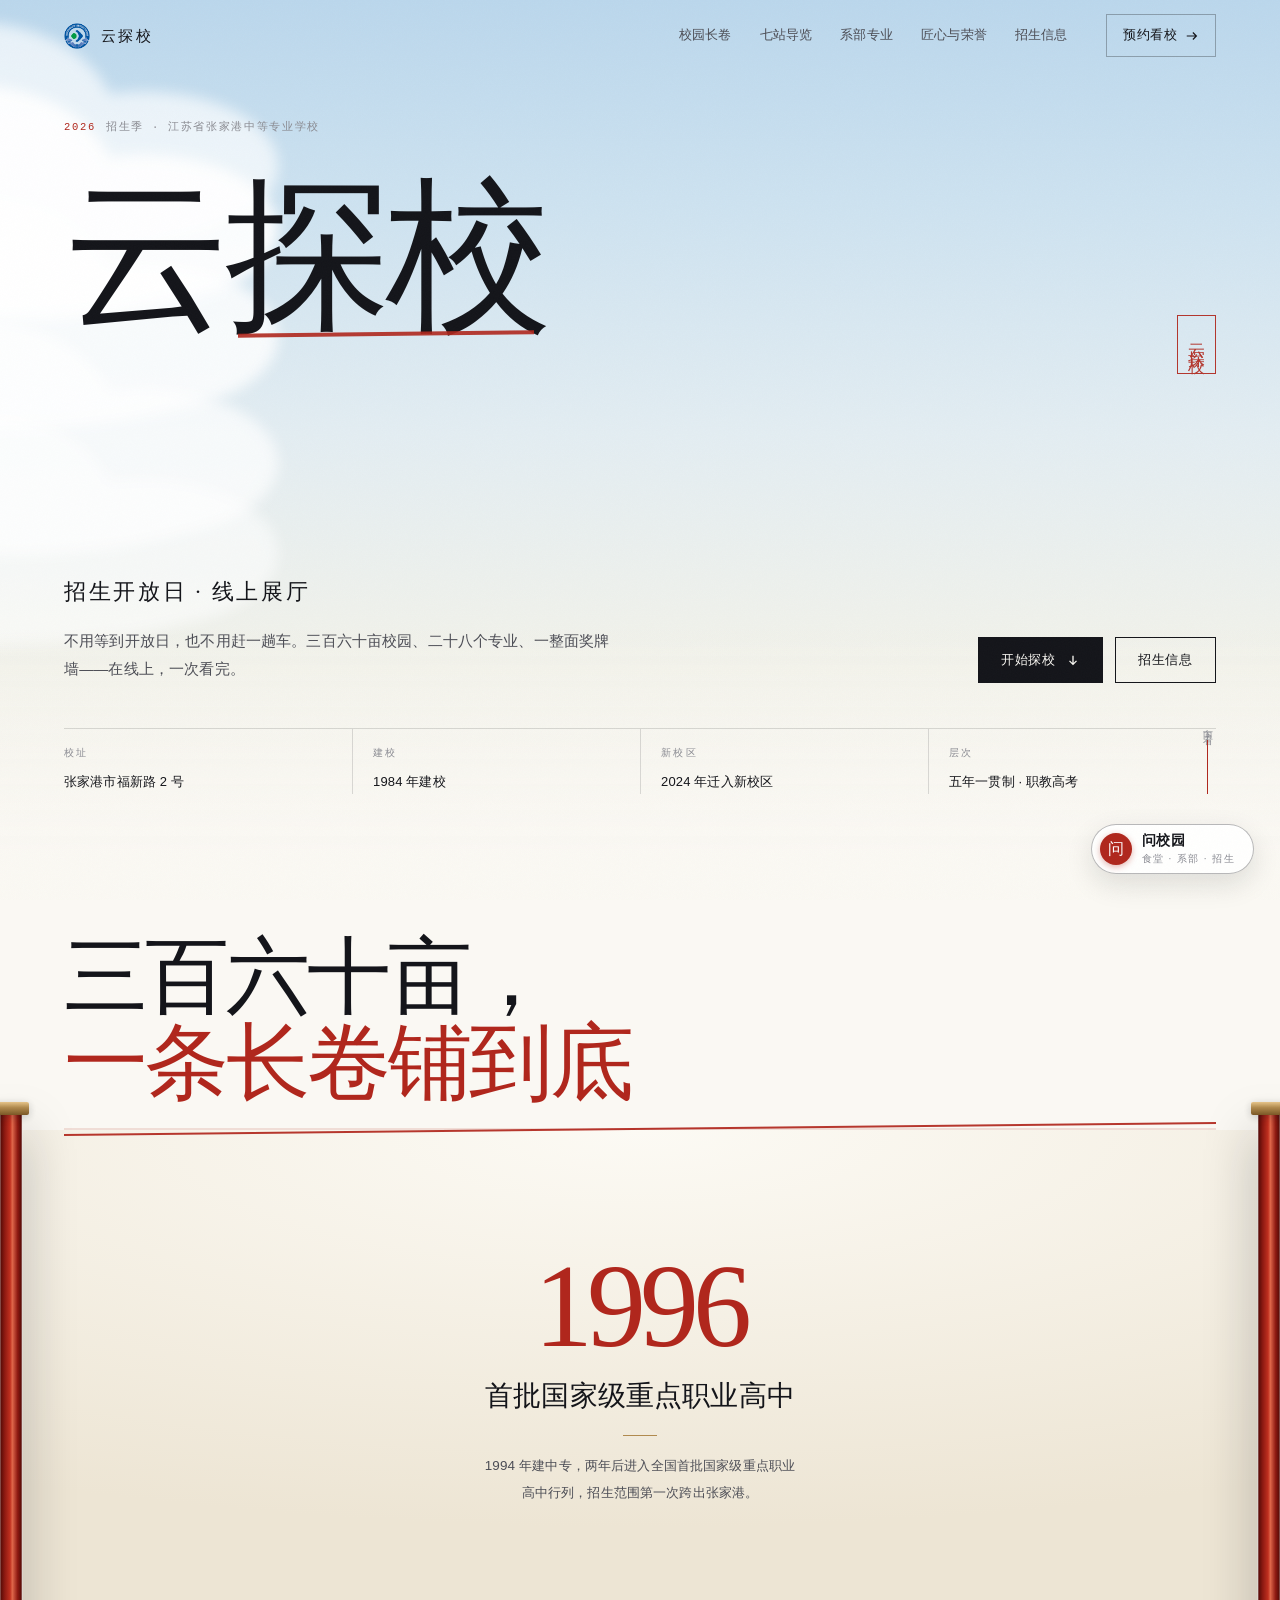
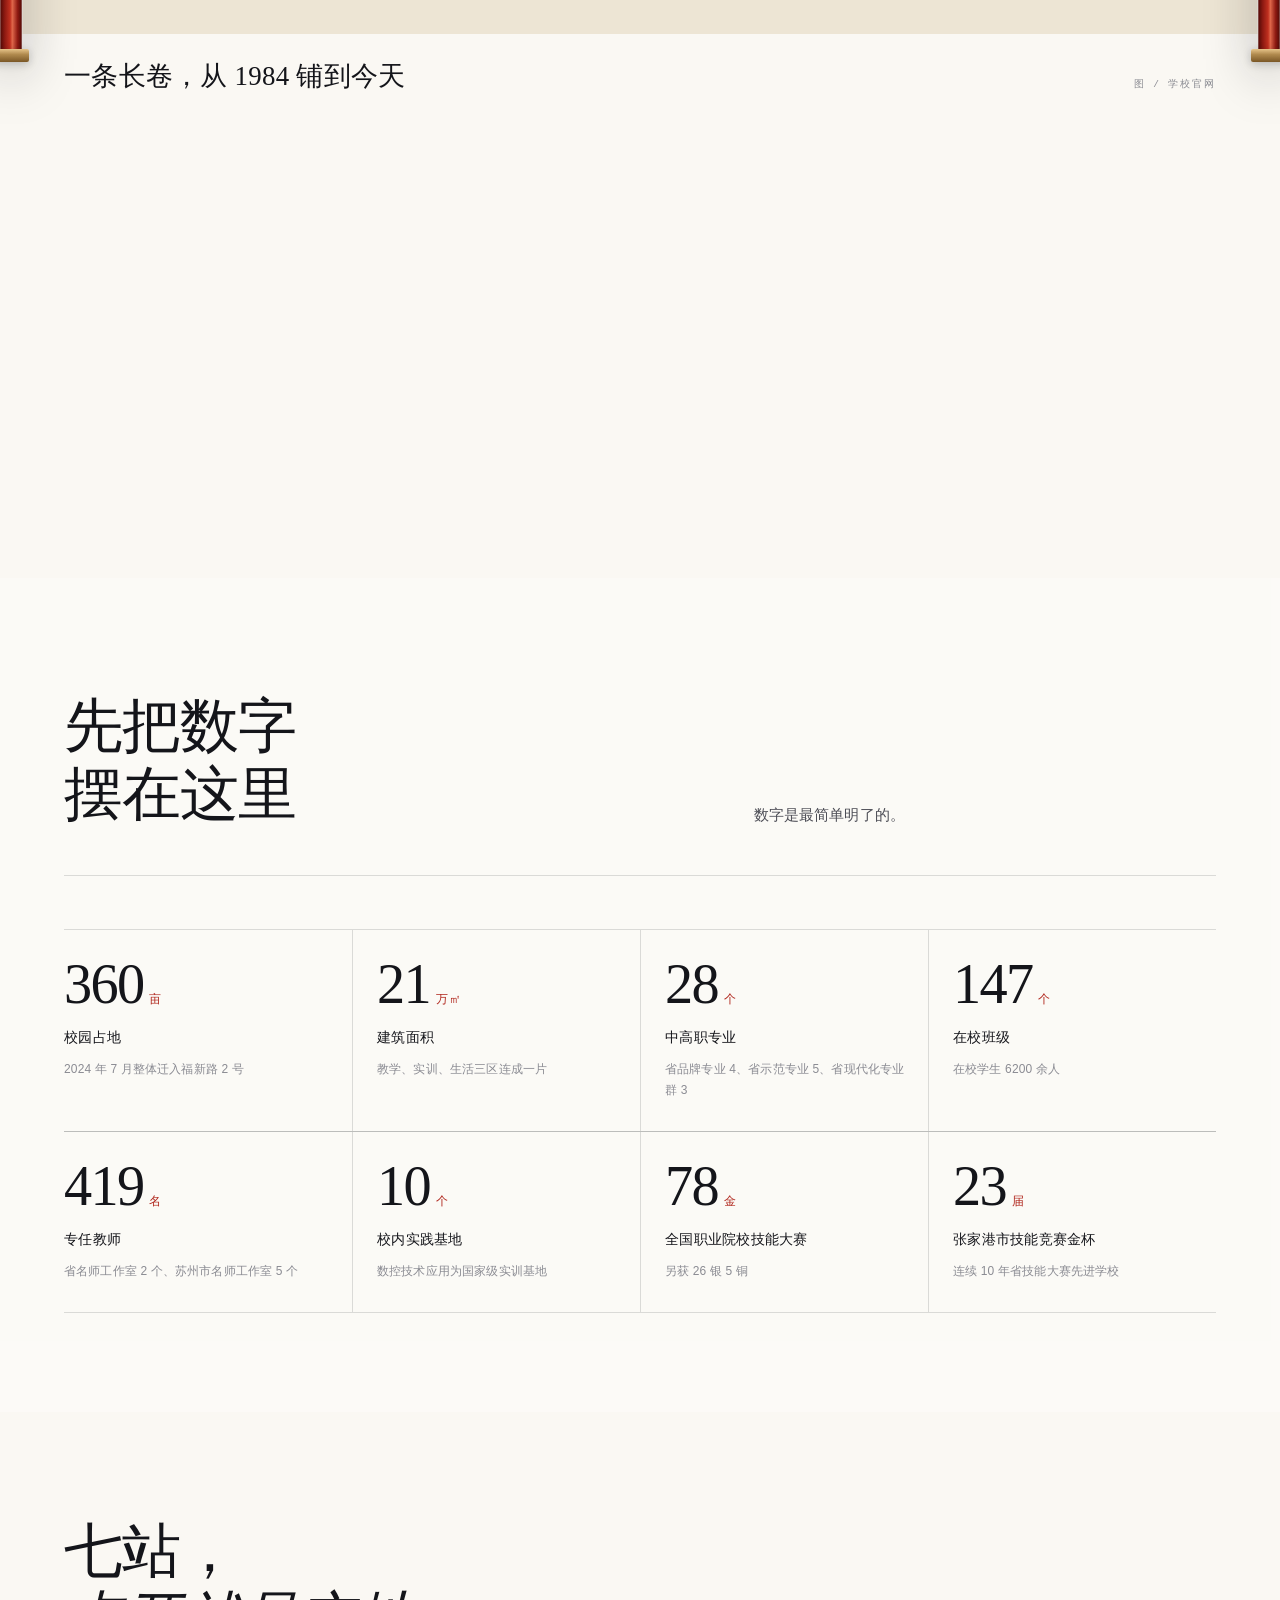
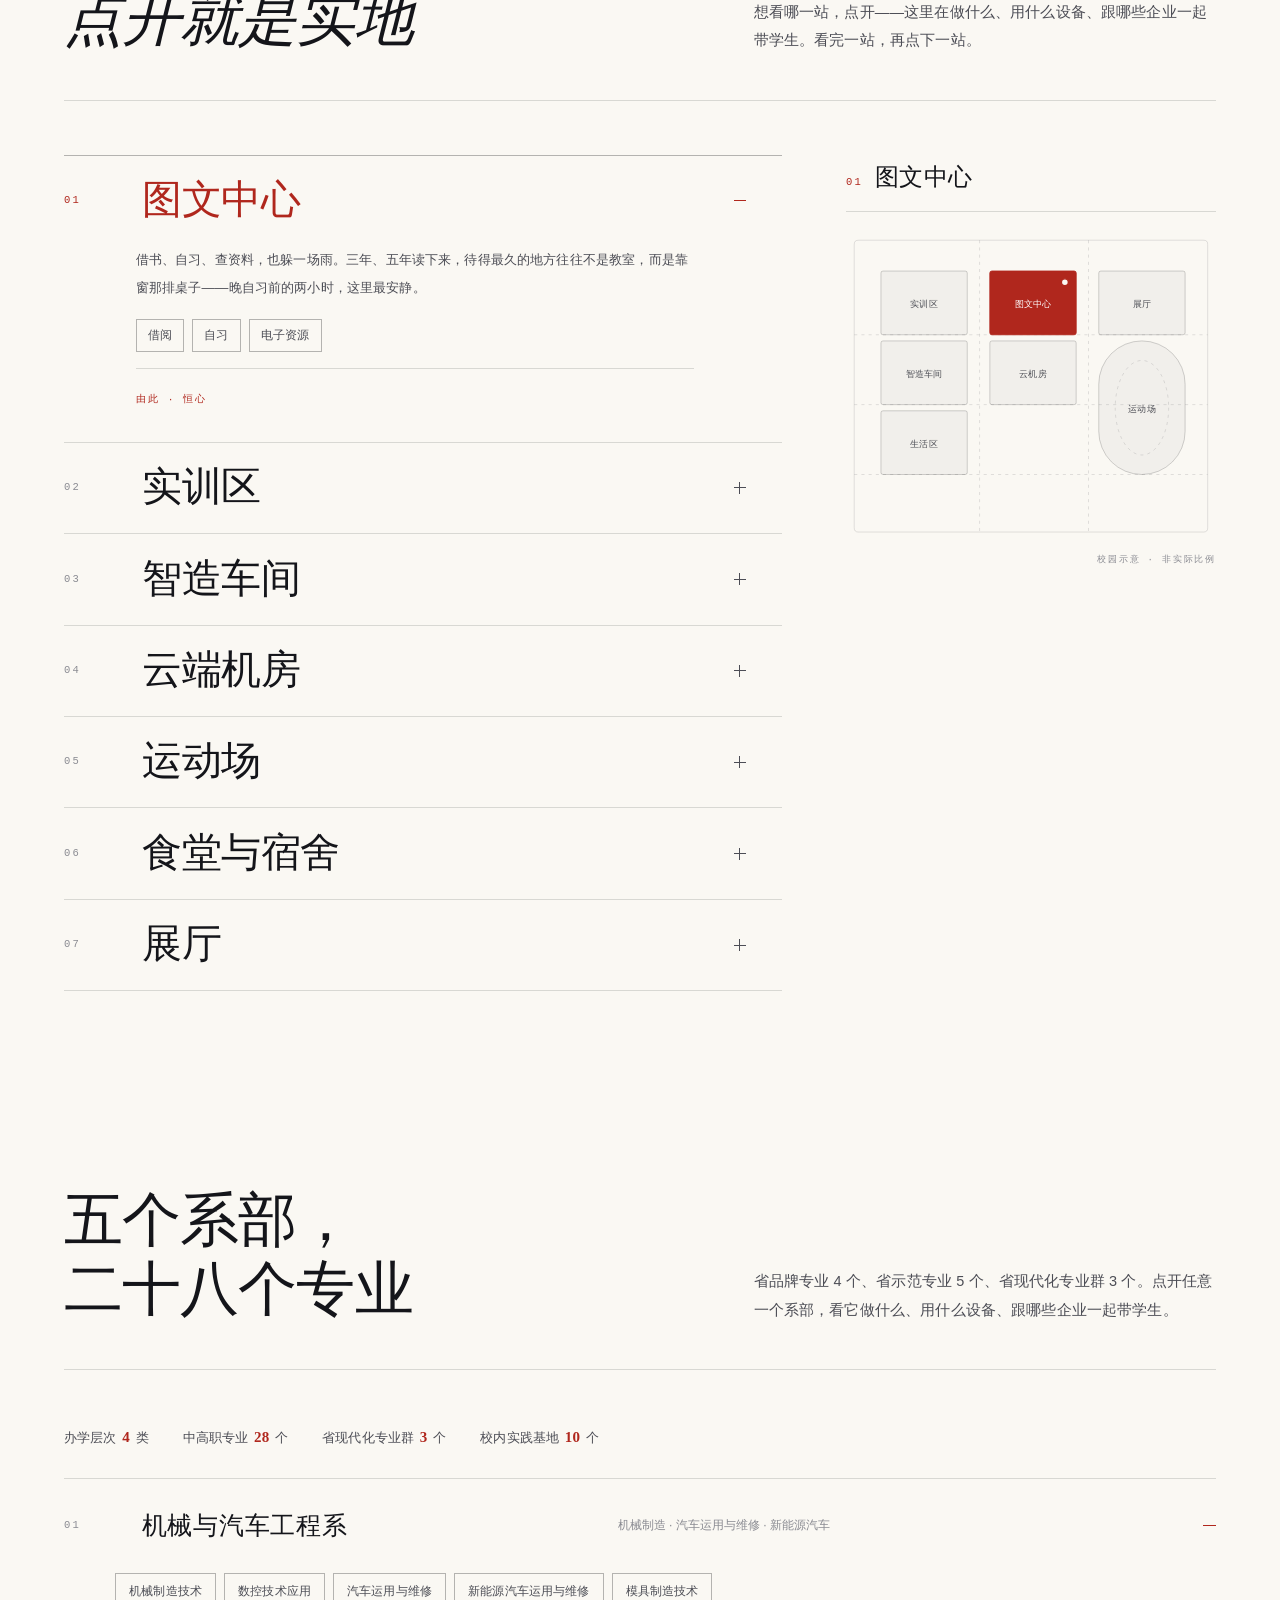
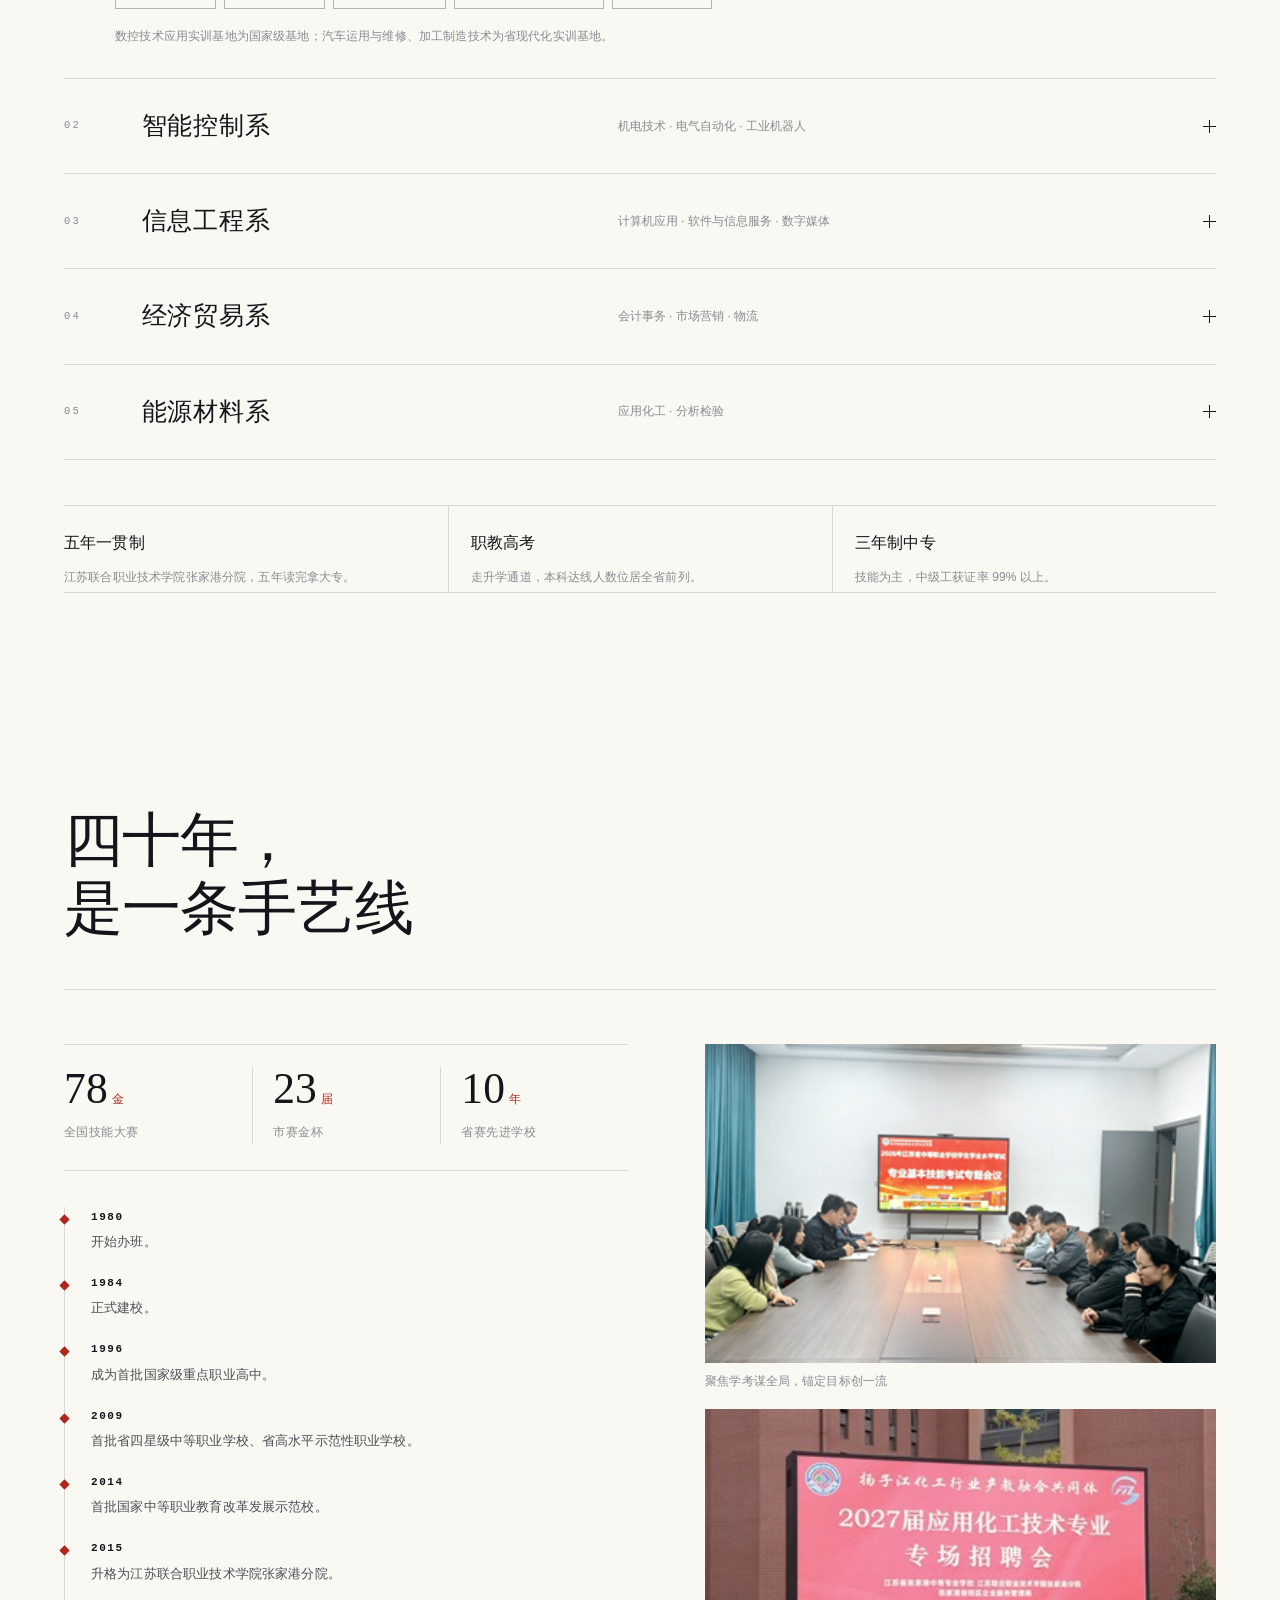
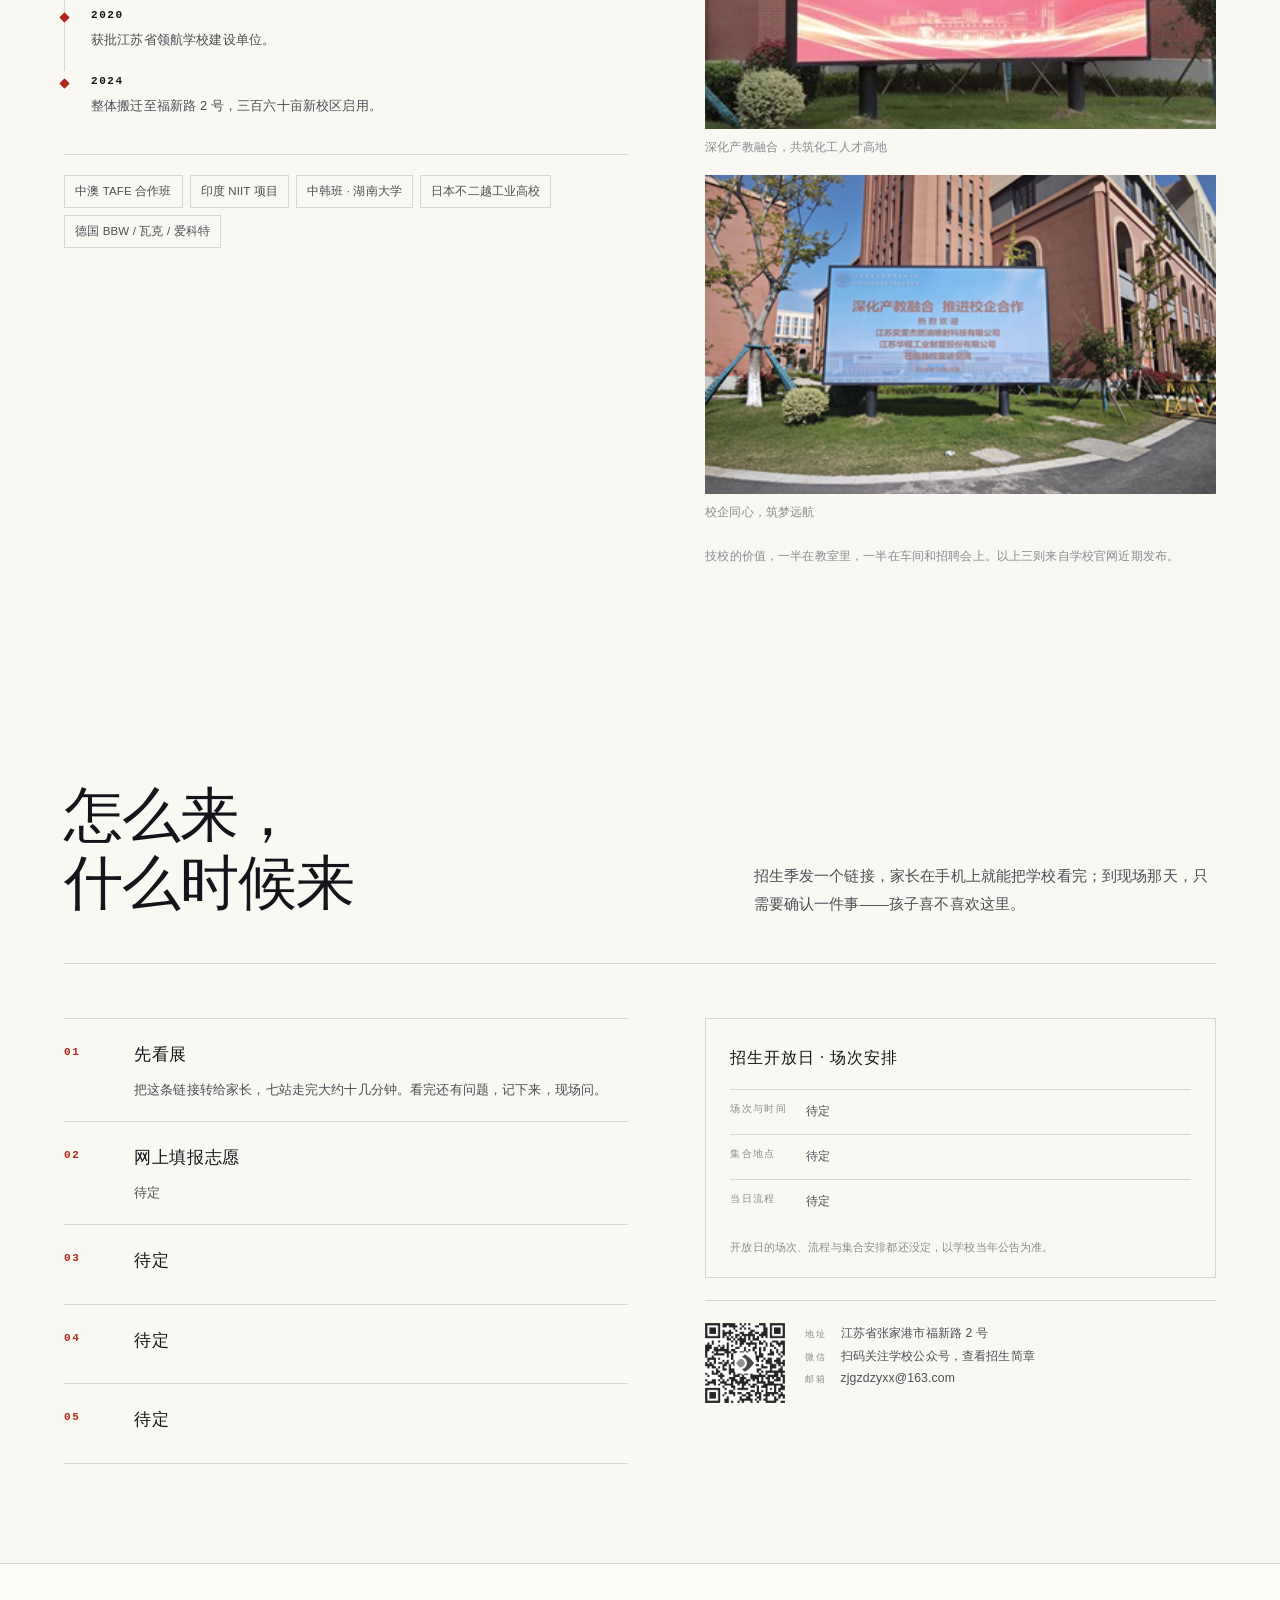
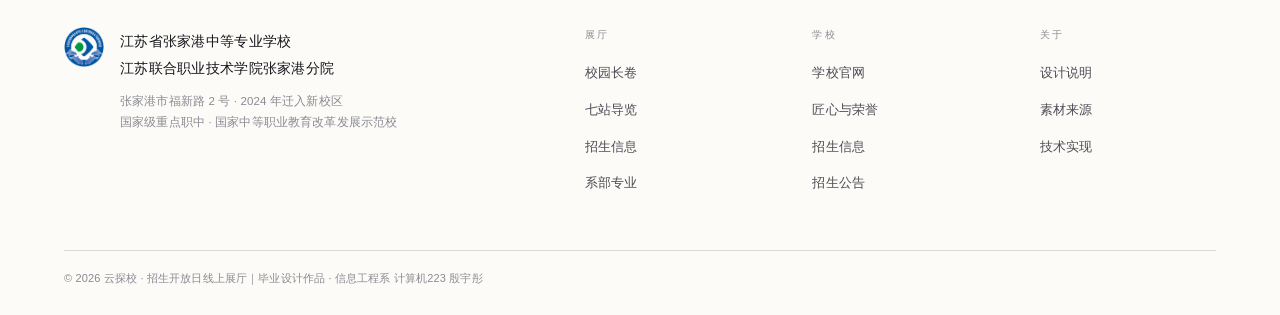
<file: index.html>
<!DOCTYPE html>
<html lang="zh-CN">
<head>
<meta charset="UTF-8">
<meta name="viewport" content="width=device-width, initial-scale=1, viewport-fit=cover">
<title>云探校 · 招生开放日线上展厅｜江苏省张家港中等专业学校</title>
<meta name="description" content="不用等到开放日，也不用赶一趟车。三百六十亩校园、二十八个专业、一整面奖牌墙，在线上一次看完。">
<meta name="theme-color" content="#FAF8F3">
<link rel="icon" href="assets/img/emblem.png">
<link rel="stylesheet" href="assets/css/style.css">
</head>
<body>

<div class="sky" aria-hidden="true">
  <span class="sky__c sky__c--1"></span>
  <span class="sky__c sky__c--2"></span>
  <span class="sky__c sky__c--3"></span>
  <span class="sky__c sky__c--4"></span>
  <span class="sky__c sky__c--5"></span>
</div>

<header class="nav" id="nav">
  <div class="nav__inner">
    <a class="brand" href="#top" aria-label="回到首屏">
      <img src="assets/img/emblem.png" alt="校徽">
      <span class="brand__txt">
        <span class="brand__cn">云探校</span>
      </span>
    </a>
    <nav class="nav__links" aria-label="页面导航">
      <a href="#pan">校园长卷</a>
      <a href="#stops">七站导览</a>
      <a href="#majors">系部专业</a>
      <a href="#craft">匠心与荣誉</a>
      <a href="#admit">招生信息</a>
    </nav>
    <a class="nav__cta" href="#admit">
      预约看校
      <svg viewBox="0 0 16 16" fill="none" stroke="currentColor" stroke-width="1.4"><path d="M2 8h11M9 4l4 4-4 4"/></svg>
    </a>
    <button class="nav__burger" id="burger" aria-label="打开菜单" aria-expanded="false">
      <svg width="24" height="24" viewBox="0 0 24 24" fill="none" stroke="currentColor" stroke-width="1.4"><path d="M3 7h18M3 12h18M3 17h18"/></svg>
    </button>
  </div>
</header>

<div class="drawer" id="drawer">
  <div class="drawer__hd">
    <span>目录</span>
    <button id="drawerClose" aria-label="关闭菜单">
      <svg width="22" height="22" viewBox="0 0 24 24" fill="none" stroke="currentColor" stroke-width="1.4"><path d="M5 5l14 14M19 5L5 19"/></svg>
    </button>
  </div>
  <nav class="drawer__nav">
    <a href="#pan">校园长卷</a>
    <a href="#stops">七站导览</a>
    <a href="#majors">系部专业</a>
    <a href="#craft">匠心与荣誉</a>
    <a href="#admit">招生信息</a>
    <a href="设计说明.html">设计说明</a>
  </nav>
  <p class="drawer__ft">江苏省张家港中等专业学校<br>江苏联合职业技术学院张家港分院</p>
</div>

<main id="top">

<section class="hero" id="hero">
  <div class="hero__bg" id="heroBg"></div>
  <div class="hero__veil"></div>
  <div class="hero__grid"></div>
  <div class="hero__seal" aria-hidden="true"><span>云探校</span></div>

  <div class="wrap hero__inner">
    <p class="hero__tag"><b>2026</b> 招生季 · 江苏省张家港中等专业学校</p>

    <h1 class="hero__title">
      云<span>探校</span>
    </h1>

    <div class="hero__row">
      <div>
        <p class="hero__sub">招生开放日 · 线上展厅</p>
        <p class="hero__lead">不用等到开放日，也不用赶一趟车。三百六十亩校园、二十八个专业、一整面奖牌墙——在线上，一次看完。</p>
      </div>
      <div class="hero__acts">
        <a class="btn btn--solid" href="#stops">
          开始探校
          <svg viewBox="0 0 16 16" fill="none" stroke="currentColor" stroke-width="1.5"><path d="M8 3v10M4 9l4 4 4-4"/></svg>
        </a>
        <a class="btn btn--ghost" href="#admit">招生信息</a>
      </div>
    </div>
  </div>

  <div class="wrap">
    <dl class="hero__meta">
      <div><dt>校址</dt><dd>张家港市福新路 2 号</dd></div>
      <div><dt>建校</dt><dd>1984 年建校</dd></div>
      <div><dt>新校区</dt><dd>2024 年迁入新校区</dd></div>
      <div><dt>层次</dt><dd>五年一贯制 · 职教高考</dd></div>
    </dl>
  </div>

  <div class="hero__scroll">向下看<i></i></div>
</section>

<section class="unroll" id="pan">
  <div class="unroll__sticky">

    <div class="unroll__head">
      <h2>三百六十亩，<br><em>一条长卷铺到底</em></h2>
    </div>

    <div class="unroll__stage">
      <div class="unroll__band" id="unrollBand">
        <span class="roller roller--l" aria-hidden="true"></span>
        <div class="unroll__frame">

          

          <div class="unroll__card is-on" data-cap="1980 年办班，1984 年建校">
            <div class="unroll__cin">
              <span class="unroll__yr">1984</span>
              <h3 class="unroll__ev">从职教中心校起步</h3>
              <p class="unroll__tx">1980 年开始办班，1984 年正式建校，校名为江苏省张家港职业教育中心校。那时候的校舍还是借的。</p>
            </div>
          </div>

          <div class="unroll__card" data-cap="1988 年，国标省重点">
            <div class="unroll__cin">
              <span class="unroll__yr">1988</span>
              <h3 class="unroll__ev">创国标省重点</h3>
              <p class="unroll__tx">建校第四年通过国标省重点验收。苏南乡镇的职教，从这一步开始有了自己的样子。</p>
            </div>
          </div>

          <div class="unroll__card" data-cap="1996 年，首批国家级重点职业高中">
            <div class="unroll__cin">
              <span class="unroll__yr">1996</span>
              <h3 class="unroll__ev">首批国家级重点职业高中</h3>
              <p class="unroll__tx">1994 年建中专，两年后进入全国首批国家级重点职业高中行列，招生范围第一次跨出张家港。</p>
            </div>
          </div>

          <div class="unroll__card" data-cap="2009 年，首批省四星级">
            <div class="unroll__cin">
              <span class="unroll__yr">2009</span>
              <h3 class="unroll__ev">首批省四星级、省高水平示范性</h3>
              <p class="unroll__tx">1998 年成为首批省职教中心校，2009 年再进一步。实训楼就是那几年一间间盖起来的。</p>
            </div>
          </div>

          <div class="unroll__card" data-cap="2015 年，升格为联院张家港分院">
            <div class="unroll__cin">
              <span class="unroll__yr">2015</span>
              <h3 class="unroll__ev">升格江苏联合职业技术学院张家港分院</h3>
              <p class="unroll__tx">2014 年成为首批国家中职改革发展示范校，次年升格分院。五年一贯制，从这一年开始招。</p>
            </div>
          </div>

          <div class="unroll__card" data-cap="2020 年，省领航学校建设单位">
            <div class="unroll__cin">
              <span class="unroll__yr">2020</span>
              <h3 class="unroll__ev">省领航学校建设单位</h3>
              <p class="unroll__tx">2018 年成为省现代化示范性职业学校，两年后入选省领航计划。数控、机电、软件三个专业群先后立起来。</p>
            </div>
          </div>

          <div class="unroll__card" data-cap="2024 年 7 月，整体迁入福新路 2 号">
            <div class="unroll__cin">
              <span class="unroll__yr">2024</span>
              <h3 class="unroll__ev">整体迁入福新路 2 号</h3>
              <p class="unroll__tx">三百六十亩、二十一万平方米。数控、机电、软件、汽车、化工的实训基地一次配齐，十个校内基地全搬了进来。</p>
            </div>

          </div>

          <div class="unroll__img" data-cap="今天的校门，朝福新路开着"
               style="background-image:url('assets/img/campus-gate.jpg');background-position:center 58%"></div>
        </div>
        <span class="roller roller--r" aria-hidden="true"></span>
      </div>
    </div>

    <div class="unroll__foot">
      <p class="unroll__cap" id="panCap">一条长卷，从 1984 铺到今天</p>
      <p class="unroll__mark">图 / 学校官网</p>
    </div>

  </div>
</section>

<section class="sec sec--paper" id="numbers">
  <div class="wrap">
    <div class="sec__head">
      <div class="reveal">
        <h2 class="sec__h">先把数字<br>摆在这里</h2>
      </div>
      <p class="sec__lead reveal" data-d="1">数字是最简单明了的。</p>
    </div>

    <div class="stats">
      <div class="stat reveal">
        <p class="stat__n"><span data-count="360">0</span><i>亩</i></p>
        <p class="stat__t">校园占地</p>
        <p class="stat__d">2024 年 7 月整体迁入福新路 2 号</p>
      </div>
      <div class="stat reveal" data-d="1">
        <p class="stat__n"><span data-count="21">0</span><i>万㎡</i></p>
        <p class="stat__t">建筑面积</p>
        <p class="stat__d">教学、实训、生活三区连成一片</p>
      </div>
      <div class="stat reveal" data-d="2">
        <p class="stat__n"><span data-count="28">0</span><i>个</i></p>
        <p class="stat__t">中高职专业</p>
        <p class="stat__d">省品牌专业 4、省示范专业 5、省现代化专业群 3</p>
      </div>
      <div class="stat reveal" data-d="3">
        <p class="stat__n"><span data-count="147">0</span><i>个</i></p>
        <p class="stat__t">在校班级</p>
        <p class="stat__d">在校学生 6200 余人</p>
      </div>
      <div class="stat reveal">
        <p class="stat__n"><span data-count="419">0</span><i>名</i></p>
        <p class="stat__t">专任教师</p>
        <p class="stat__d">省名师工作室 2 个、苏州市名师工作室 5 个</p>
      </div>
      <div class="stat reveal" data-d="1">
        <p class="stat__n"><span data-count="10">0</span><i>个</i></p>
        <p class="stat__t">校内实践基地</p>
        <p class="stat__d">数控技术应用为国家级实训基地</p>
      </div>
      <div class="stat reveal" data-d="2">
        <p class="stat__n"><span data-count="78">0</span><i>金</i></p>
        <p class="stat__t">全国职业院校技能大赛</p>
        <p class="stat__d">另获 26 银 5 铜</p>
      </div>
      <div class="stat reveal" data-d="3">
        <p class="stat__n"><span data-count="23">0</span><i>届</i></p>
        <p class="stat__t">张家港市技能竞赛金杯</p>
        <p class="stat__d">连续 10 年省技能大赛先进学校</p>
      </div>
    </div>
  </div>
</section>

<section class="walk" id="stops">
  <div class="wrap">

    <div class="sec__head">
      <div class="reveal">
        <h2 class="sec__h">七站，<br><em>点开就是实地</em></h2>
      </div>
      <p class="sec__lead reveal" data-d="1">想看哪一站，点开——这里在做什么、用什么设备、跟哪些企业一起带学生。看完一站，再点下一站。</p>
    </div>

    <div class="walk__grid">

      <div class="walk__list" id="walkList">

        <article class="walk__it is-open" data-block="graphic" data-nm="图文中心">
          <button class="walk__hd" type="button" aria-expanded="true">
            <span class="walk__no">01</span>
            <span class="walk__nm">图文中心</span>
            <span class="walk__ic" aria-hidden="true"></span>
          </button>
          <div class="walk__bd"><div class="walk__in"><div class="walk__body">
            <p class="walk__desc">借书、自习、查资料，也躲一场雨。三年、五年读下来，待得最久的地方往往不是教室，而是靠窗那排桌子——晚自习前的两小时，这里最安静。</p>
            <ul class="walk__tags"><li>借阅</li><li>自习</li><li>电子资源</li></ul>
            <p class="walk__heart"><b>由此 · 恒心</b></p>
          </div></div></div>
        </article>

        <article class="walk__it" data-block="train" data-nm="实训区">
          <button class="walk__hd" type="button" aria-expanded="false">
            <span class="walk__no">02</span>
            <span class="walk__nm">实训区</span>
            <span class="walk__ic" aria-hidden="true"></span>
          </button>
          <div class="walk__bd"><div class="walk__in"><div class="walk__body">
            <p class="walk__desc">数控技术应用实训基地是国家级基地，机电一体化技术、软件与信息服务、加工制造技术是省现代化实训基地。设备一排排摆开，学生按工位轮转，一人一机；基地同时面向企业做职工培训和技能鉴定——港城的车间里，有不少师傅是从这里出去的。</p>
            <ul class="walk__tags"><li>国家级基地 1 个</li><li>省现代化基地 3 个</li><li>对外培训与鉴定</li></ul>
            <p class="walk__heart"><b>由此 · 红心</b></p>
          </div></div></div>
        </article>

        <article class="walk__it" data-block="smart" data-nm="智造车间">
          <button class="walk__hd" type="button" aria-expanded="false">
            <span class="walk__no">03</span>
            <span class="walk__nm">智造车间</span>
            <span class="walk__ic" aria-hidden="true"></span>
          </button>
          <div class="walk__bd"><div class="walk__in"><div class="walk__body">
            <p class="walk__desc">按教学与实训一体化标准建，产、学、研、训、赛、考一体，实训生产化——做出来的件是要过检验的。苏州市现代学徒制试点 7 项、优秀企业学院 3 个，都在这条线上落地：人在校就是学徒，师傅来自车间。</p>
            <ul class="walk__tags"><li>产教融合</li><li>现代学徒制 7 项</li><li>企业学院 3 个</li></ul>
            <p class="walk__heart"><b>由此 · 匠心</b></p>
          </div></div></div>
        </article>

        <article class="walk__it" data-block="cloud" data-nm="云端机房">
          <button class="walk__hd" type="button" aria-expanded="false">
            <span class="walk__no">04</span>
            <span class="walk__nm">云端机房</span>
            <span class="walk__ic" aria-hidden="true"></span>
          </button>
          <div class="walk__bd"><div class="walk__in"><div class="walk__body">
            <p class="walk__desc">计算机、软件与信息服务在这里上课。写代码、架服务、做界面，机房的灯常常亮到很晚。你现在看的这个“云探校”，也是照这个路子做出来的——没有视频、没有插件，一个文件发出去，手机和电脑都能走完全程。</p>
            <ul class="walk__tags"><li>信息工程系</li><li>软件与信息服务</li><li>项目制课程</li></ul>
            <p class="walk__heart"><b>由此 · 创心</b></p>
          </div></div></div>
        </article>

        <article class="walk__it" data-block="sport" data-nm="运动场">
          <button class="walk__hd" type="button" aria-expanded="false">
            <span class="walk__no">05</span>
            <span class="walk__nm">运动场</span>
            <span class="walk__ic" aria-hidden="true"></span>
          </button>
          <div class="walk__bd"><div class="walk__in"><div class="walk__body">
            <p class="walk__desc">塑胶跑道、球场、看台。体育课、晚跑、班级联赛都在这里。这所学校连续二十三届拿张家港市技能竞赛金杯，运动会也是同一个脾气——上场就得拼。</p>
            <ul class="walk__tags"><li>塑胶跑道</li><li>球场</li><li>晚跑</li></ul>
            <p class="walk__heart"><b>由此 · 恒心</b></p>
          </div></div></div>
        </article>

        <article class="walk__it" data-block="dine" data-nm="食堂与宿舍">
          <button class="walk__hd" type="button" aria-expanded="false">
            <span class="walk__no">06</span>
            <span class="walk__nm">食堂与宿舍</span>
            <span class="walk__ic" aria-hidden="true"></span>
          </button>
          <div class="walk__bd"><div class="walk__in"><div class="walk__body">
            <p class="walk__desc">食堂、超市、宿舍挤在生活区，和教学区只隔一条路——吃饭、回宿舍、再回教室，一天下来走不了几步。住校生的作息从六点半开始，熄灯后走廊里还有人在背单词。</p>
            <ul class="walk__tags"><li>生活区</li><li>住校</li><li>超市</li></ul>
            <p class="walk__heart"><b>由此 · 仁心</b></p>
          </div></div></div>
        </article>

        <article class="walk__it" data-block="hall" data-nm="展厅">
          <button class="walk__hd" type="button" aria-expanded="false">
            <span class="walk__no">07</span>
            <span class="walk__nm">展厅</span>
            <span class="walk__ic" aria-hidden="true"></span>
          </button>
          <div class="walk__bd"><div class="walk__in"><div class="walk__body">
            <p class="walk__desc">全国职业院校技能大赛累计 78 金 26 银 5 铜；连续二十三届市赛金杯；连续十年省技能大赛先进学校。展厅里除了奖牌，还有学生的作品——服装、模型、界面、视频，都是能拿出来看的东西。</p>
            <ul class="walk__tags"><li>78 金 26 银 5 铜</li><li>23 届金杯</li><li>10 年先进</li></ul>
            <p class="walk__heart"><b>由此 · 匠心</b></p>
          </div></div></div>
        </article>

      </div>

      <aside class="walk__side">
        <div class="walk__num">
          <span id="walkNo">01</span>
          <b id="walkNm">图文中心</b>
        </div>
        <div class="plan" aria-label="校园导览示意图">
          <svg viewBox="0 0 360 300" role="img">
            <rect class="plan__frame" x="8" y="8" width="344" height="284" rx="4"/>
            <path class="plan__road" d="M8 100 H352 M8 168 H352 M8 236 H352 M130 8 V292 M236 8 V292"/>

            <rect class="plan__b" data-block="train"   x="34"  y="38"  width="84" height="62" rx="2"/>
            <text class="plan__l" x="76" y="73" text-anchor="middle">实训区</text>

            <rect class="plan__b" data-block="smart"   x="34"  y="106" width="84" height="62" rx="2"/>
            <text class="plan__l" x="76" y="141" text-anchor="middle">智造车间</text>

            <rect class="plan__b" data-block="dine"    x="34"  y="174" width="84" height="62" rx="2"/>
            <text class="plan__l" x="76" y="209" text-anchor="middle">生活区</text>

            <rect class="plan__b" data-block="graphic" x="140" y="38"  width="84" height="62" rx="2"/>
            <text class="plan__l" x="182" y="73" text-anchor="middle">图文中心</text>

            <rect class="plan__b" data-block="cloud"   x="140" y="106" width="84" height="62" rx="2"/>
            <text class="plan__l" x="182" y="141" text-anchor="middle">云机房</text>

            <rect class="plan__b" data-block="hall"    x="246" y="38"  width="84" height="62" rx="2"/>
            <text class="plan__l" x="288" y="73" text-anchor="middle">展厅</text>

            <rect class="plan__b" data-block="sport"   x="246" y="106" width="84" height="130" rx="42"/>
            <ellipse class="plan__road" cx="288" cy="171" rx="26" ry="46"/>
            <text class="plan__l" x="288" y="175" text-anchor="middle">运动场</text>

            <circle class="plan__dot" id="planDot" cx="213" cy="49" r="3.4"/>
          </svg>
        </div>
        <p class="plan__hint">校园示意 · 非实际比例</p>
      </aside>

    </div>
  </div>
</section>

<section class="sec" id="majors">
  <div class="wrap">
    <div class="sec__head">
      <div class="reveal">
        <h2 class="sec__h">五个系部，<br>二十八个专业</h2>
      </div>
      <p class="sec__lead reveal" data-d="1">省品牌专业 4 个、省示范专业 5 个、省现代化专业群 3 个。点开任意一个系部，看它做什么、用什么设备、跟哪些企业一起带学生。</p>
    </div>

    <div class="majors__top reveal">
      <span>办学层次 <b>4</b> 类</span>
      <span>中高职专业 <b>28</b> 个</span>
      <span>省现代化专业群 <b>3</b> 个</span>
      <span>校内实践基地 <b>10</b> 个</span>
    </div>

    <div class="majors__list" id="depts">

      <div class="dept is-open">
        <button class="dept__hd" aria-expanded="true">
          <span class="dept__no">01</span>
          <span class="dept__nm">机械与汽车工程系</span>
          <span class="dept__sm">机械制造 · 汽车运用与维修 · 新能源汽车</span>
          <span class="dept__ic"></span>
        </button>
        <div class="dept__bd"><div class="dept__in"><div>
          <ul class="chips">
            <li>机械制造技术</li><li>数控技术应用</li><li>汽车运用与维修</li><li>新能源汽车运用与维修</li><li>模具制造技术</li>
          </ul>
          <p class="dept__note">数控技术应用实训基地为国家级基地；汽车运用与维修、加工制造技术为省现代化实训基地。</p>
        </div></div></div>
      </div>

      <div class="dept">
        <button class="dept__hd" aria-expanded="false">
          <span class="dept__no">02</span>
          <span class="dept__nm">智能控制系</span>
          <span class="dept__sm">机电技术 · 电气自动化 · 工业机器人</span>
          <span class="dept__ic"></span>
        </button>
        <div class="dept__bd"><div class="dept__in"><div>
          <ul class="chips">
            <li>机电技术应用</li><li>电气自动化技术</li><li>工业机器人技术应用</li><li>制冷与空调设备运行</li>
          </ul>
          <p class="dept__note">机电一体化技术为省现代化实训基地；自动化控制技术为苏州市公共实训基地。</p>
        </div></div></div>
      </div>

      <div class="dept">
        <button class="dept__hd" aria-expanded="false">
          <span class="dept__no">03</span>
          <span class="dept__nm">信息工程系</span>
          <span class="dept__sm">计算机应用 · 软件与信息服务 · 数字媒体</span>
          <span class="dept__ic"></span>
        </button>
        <div class="dept__bd"><div class="dept__in"><div>
          <ul class="chips">
            <li>计算机应用技术</li><li>软件与信息服务</li><li>计算机网络技术</li><li>数字媒体技术应用</li><li>云计算技术应用</li>
          </ul>
          <p class="dept__note">软件与信息服务为省现代化实训基地。这一版“云探校”，就是这个系部的学生作品方向。</p>
        </div></div></div>
      </div>

      <div class="dept">
        <button class="dept__hd" aria-expanded="false">
          <span class="dept__no">04</span>
          <span class="dept__nm">经济贸易系</span>
          <span class="dept__sm">会计事务 · 市场营销 · 物流</span>
          <span class="dept__ic"></span>
        </button>
        <div class="dept__bd"><div class="dept__in"><div>
          <ul class="chips">
            <li>会计事务</li><li>市场营销</li><li>电子商务</li><li>物流服务与管理</li><li>商务英语</li>
          </ul>
          <p class="dept__note">财贸实训基地为省级实训基地；与扬子江职教集团内 45 家骨干企业共建实习岗位。</p>
        </div></div></div>
      </div>

      <div class="dept">
        <button class="dept__hd" aria-expanded="false">
          <span class="dept__no">05</span>
          <span class="dept__nm">能源材料系</span>
          <span class="dept__sm">应用化工 · 分析检验</span>
          <span class="dept__ic"></span>
        </button>
        <div class="dept__bd"><div class="dept__in"><div>
          <ul class="chips">
            <li>应用化工技术</li><li>分析检验技术</li><li>化工装备技术</li><li>服装设计与工艺</li>
          </ul>
          <p class="dept__note">与张家港保税区化工园、德国瓦克化工学院深度合作办学，双语教学与职业培训考证同步开展。</p>
        </div></div></div>
      </div>

    </div>

    <div class="levels reveal">
      <div class="level"><b>五年一贯制</b><span>江苏联合职业技术学院张家港分院，五年读完拿大专。</span></div>
      <div class="level"><b>职教高考</b><span>走升学通道，本科达线人数位居全省前列。</span></div>
      <div class="level"><b>三年制中专</b><span>技能为主，中级工获证率 99% 以上。</span></div>
    </div>
  </div>
</section>

<section class="sec" id="craft">
  <div class="wrap">
    <div class="sec__head">
      <div class="reveal">
        <h2 class="sec__h">四十年，<br>是一条手艺线</h2>
      </div>
      
    </div>

    <div class="craft">
      <div class="reveal">
        <div class="craft__big">
          <div><b>78<i>金</i></b><span>全国技能大赛</span></div>
          <div><b>23<i>届</i></b><span>市赛金杯</span></div>
          <div><b>10<i>年</i></b><span>省赛先进学校</span></div>
        </div>

        <ul class="tl" id="timeline">
          <li><b>1980</b><p>开始办班。</p></li>
          <li><b>1984</b><p>正式建校。</p></li>
          <li><b>1996</b><p>成为首批国家级重点职业高中。</p></li>
          <li><b>2009</b><p>首批省四星级中等职业学校、省高水平示范性职业学校。</p></li>
          <li><b>2014</b><p>首批国家中等职业教育改革发展示范校。</p></li>
          <li><b>2015</b><p>升格为江苏联合职业技术学院张家港分院。</p></li>
          <li><b>2020</b><p>获批江苏省领航学校建设单位。</p></li>
          <li><b>2024</b><p>整体搬迁至福新路 2 号，三百六十亩新校区启用。</p></li>
        </ul>

        <ul class="intl">
          <li>中澳 TAFE 合作班</li><li>印度 NIIT 项目</li><li>中韩班 · 湖南大学</li><li>日本不二越工业高校</li><li>德国 BBW / 瓦克 / 爱科特</li>
        </ul>
      </div>

      <div class="reveal" data-d="1">
        <div class="news">
          <figure>
            <img src="assets/img/news-1.png" alt="省中职学业水平考试技能考试专题会议" loading="lazy">
            <figcaption>聚焦学考谋全局，锚定目标创一流</figcaption>
          </figure>
          <figure>
            <img src="assets/img/news-2.jpg" alt="应用化工技术专业专场招聘会" loading="lazy">
            <figcaption>深化产教融合，共筑化工人才高地</figcaption>
          </figure>
          <figure>
            <img src="assets/img/news-4.png" alt="五年制大专毕业生企业宣讲会" loading="lazy">
            <figcaption>校企同心，筑梦远航</figcaption>
          </figure>
        </div>
        <p class="dept__note" style="margin-top:22px">技校的价值，一半在教室里，一半在车间和招聘会上。以上三则来自学校官网近期发布。</p>
      </div>
    </div>
  </div>
</section>

<section class="sec" id="admit">
  <div class="wrap">
    <div class="sec__head">
      <div class="reveal">
        <h2 class="sec__h">怎么来，<br>什么时候来</h2>
      </div>
      <p class="sec__lead reveal" data-d="1">招生季发一个链接，家长在手机上就能把学校看完；到现场那天，只需要确认一件事——孩子喜不喜欢这里。</p>
    </div>

    <div class="admit">
      <div class="reveal">
        <ol class="flow">
          <li>
            <b>01</b>
            <div><h4>先看展</h4><p>把这条链接转给家长，七站走完大约十几分钟。看完还有问题，记下来，现场问。</p></div>
          </li>
          <li>
            <b>02</b>
            <div><h4>网上填报志愿</h4><p>待定</p></div>
          </li>
          <li>
            <b>03</b>
            <div><h4>待定</h4></div>
          </li>
          <li>
            <b>04</b>
            <div><h4>待定</h4></div>
          </li>
          <li>
            <b>05</b>
            <div><h4>待定</h4></div>
          </li>
        </ol>
      </div>

      <div class="reveal" data-d="1">
        <div class="slot">
          <h4>招生开放日 · 场次安排</h4>
          <table>
            <tr><th>场次与时间</th><td>待定</td></tr>
            <tr><th>集合地点</th><td>待定</td></tr>
            <tr><th>当日流程</th><td>待定</td></tr>
          </table>
          <p class="slot__note">开放日的场次、流程与集合安排都还没定，以学校当年公告为准。</p>
        </div>

        <div class="contact">
          <img src="assets/img/qr-wx.png" alt="学校微信公众号二维码">
          <dl>
            <dt>地址</dt>
            <dd>江苏省张家港市福新路 2 号</dd>
            <dt>微信</dt>
            <dd>扫码关注学校公众号，查看招生简章</dd>
            <dt>邮箱</dt>
            <dd>zjgzdzyxx@163.com</dd>
          </dl>
        </div>
      </div>
    </div>
  </div>
</section>

</main>

<footer class="foot">
  <div class="wrap">
    <div class="foot__top">
      <div class="foot__brand">
        <img src="assets/img/emblem.png" alt="校徽">
        <div>
          <b>江苏省张家港中等专业学校<br>江苏联合职业技术学院张家港分院</b>
          <span>张家港市福新路 2 号 · 2024 年迁入新校区<br>国家级重点职中 · 国家中等职业教育改革发展示范校</span>
        </div>
      </div>
      <div>
        <h5>展厅</h5>
        <ul>
          <li><a href="#pan">校园长卷</a></li>
          <li><a href="#stops">七站导览</a></li>
          <li><a href="#admit">招生信息</a></li>
          <li><a href="#majors">系部专业</a></li>
        </ul>
      </div>
      <div>
        <h5>学校</h5>
        <ul>
          <li><a href="https://zjgzzx.zjgedu.cn/" target="_blank" rel="noopener">学校官网</a></li>
          <li><a href="#craft">匠心与荣誉</a></li>
          <li><a href="#admit">招生信息</a></li>
          <li><a href="https://zjgzzx.zjgedu.cn/zsjy/zsxx" target="_blank" rel="noopener">招生公告</a></li>
        </ul>
      </div>
      <div>
        <h5>关于</h5>
        <ul>
          <li><a href="设计说明.html">设计说明</a></li>
          <li><a href="设计说明.html#source">素材来源</a></li>
          <li><a href="设计说明.html#tech">技术实现</a></li>
        </ul>
      </div>
    </div>
    <div class="foot__bot">
      <p>© <span data-year>2026</span> 云探校 · 招生开放日线上展厅｜毕业设计作品 · 信息工程系 计算机223 殷宇彤</p>
    </div>
  </div>
</footer>

<script src="assets/js/main.js"></script>
<div class="askbox" id="askbox" aria-hidden="true">
  <div class="askbox__veil" data-ask-close></div>
  <section class="askbox__panel" role="dialog" aria-modal="true" aria-label="校园问答">
    <header class="askbox__hd">
      <div class="askbox__ttl">
        <b>问校园</b>
        <span>关于这所学校最常被问到的几件事，先在这里问</span>
      </div>
      <div class="askbox__acts">
        <button class="askbox__x askbox__x--plain" type="button" id="askClear">清空</button>
        <button class="askbox__x" type="button" data-ask-close>退出</button>
      </div>
    </header>
    <div class="askbox__log" id="askLog"></div>
    <div class="askbox__chips" id="askChips"></div>
    <form class="askbox__form" id="askForm">
      <input id="askInput" type="text" placeholder="比如：学校有几个食堂？" autocomplete="off" maxlength="60">
      <button type="submit">发送</button>
    </form>
  </section>
</div>

<button class="ask" id="askOpen" type="button" aria-label="打开校园问答">
  <span class="ask__seal">问</span>
  <span class="ask__tx"><b>问校园</b><span>食堂 · 系部 · 招生</span></span>
</button>

<script src="assets/js/ask.js"></script>
</body>
</html>
</file>
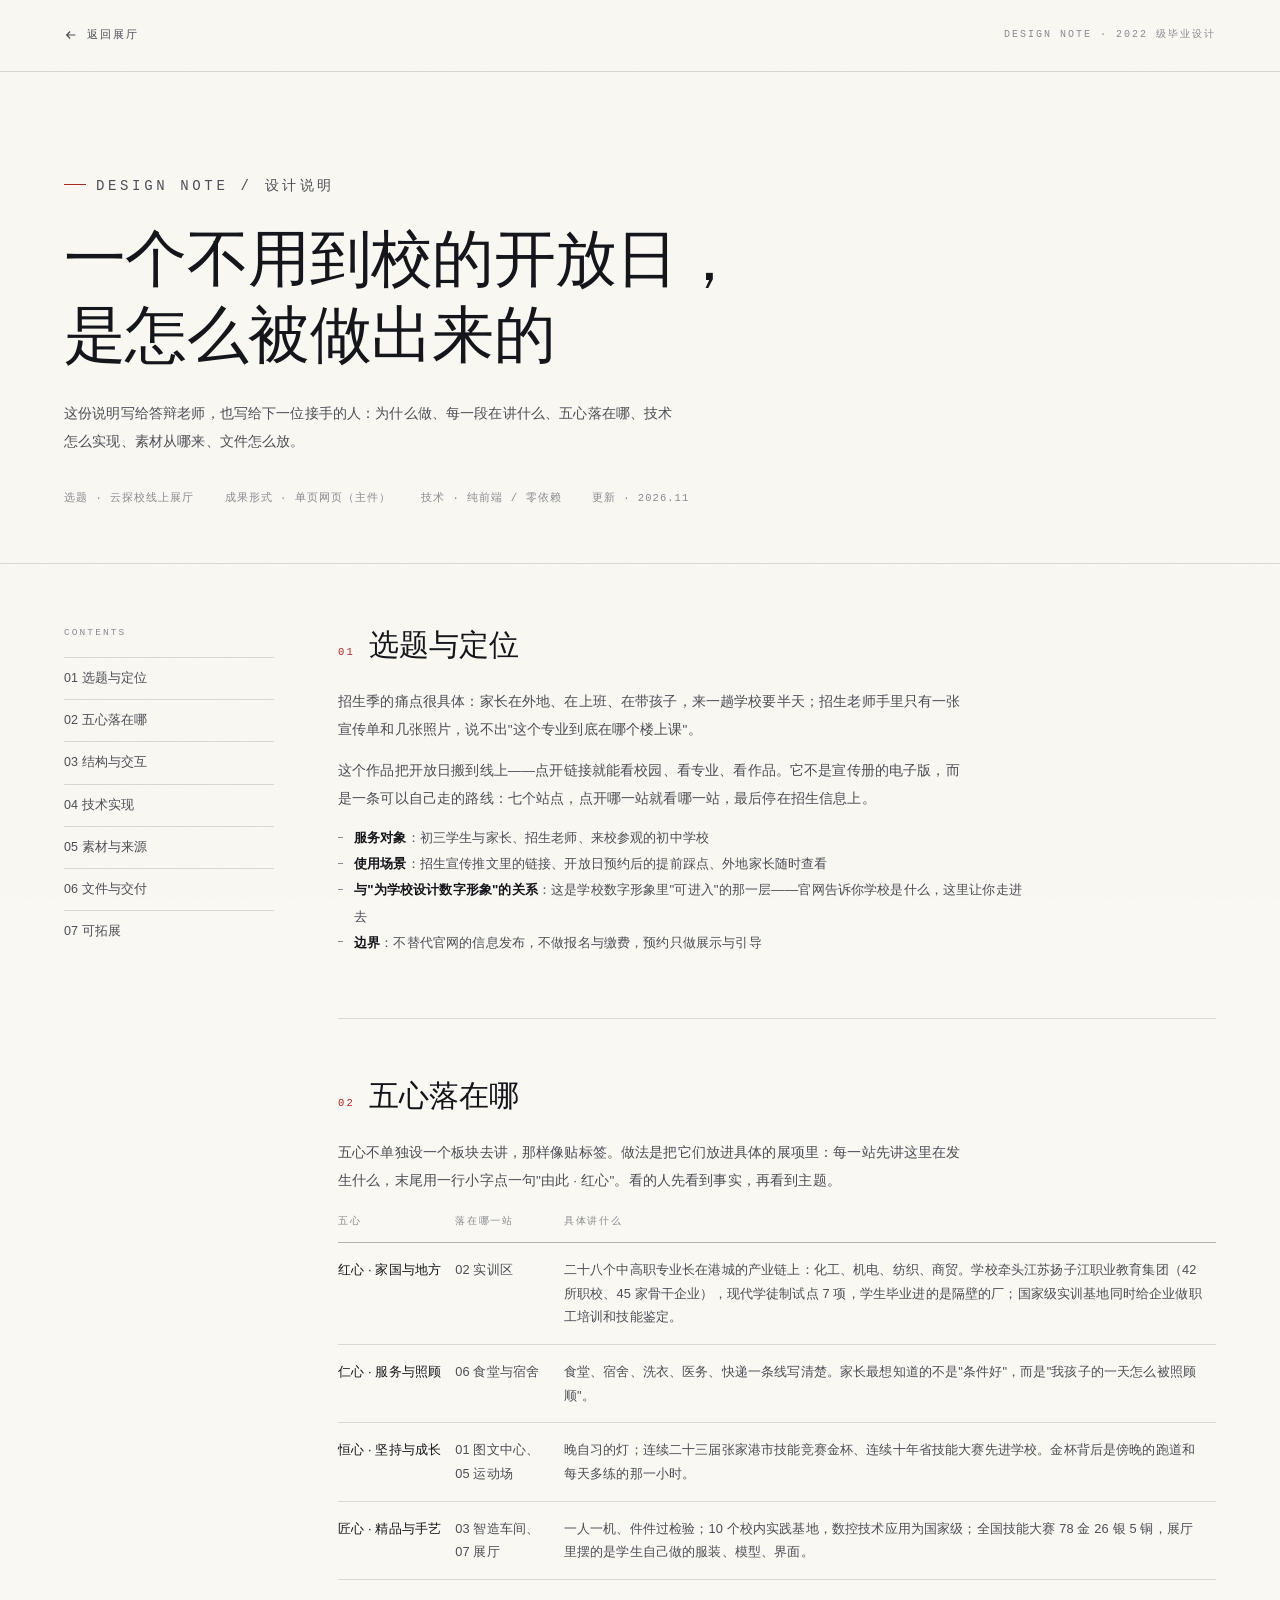
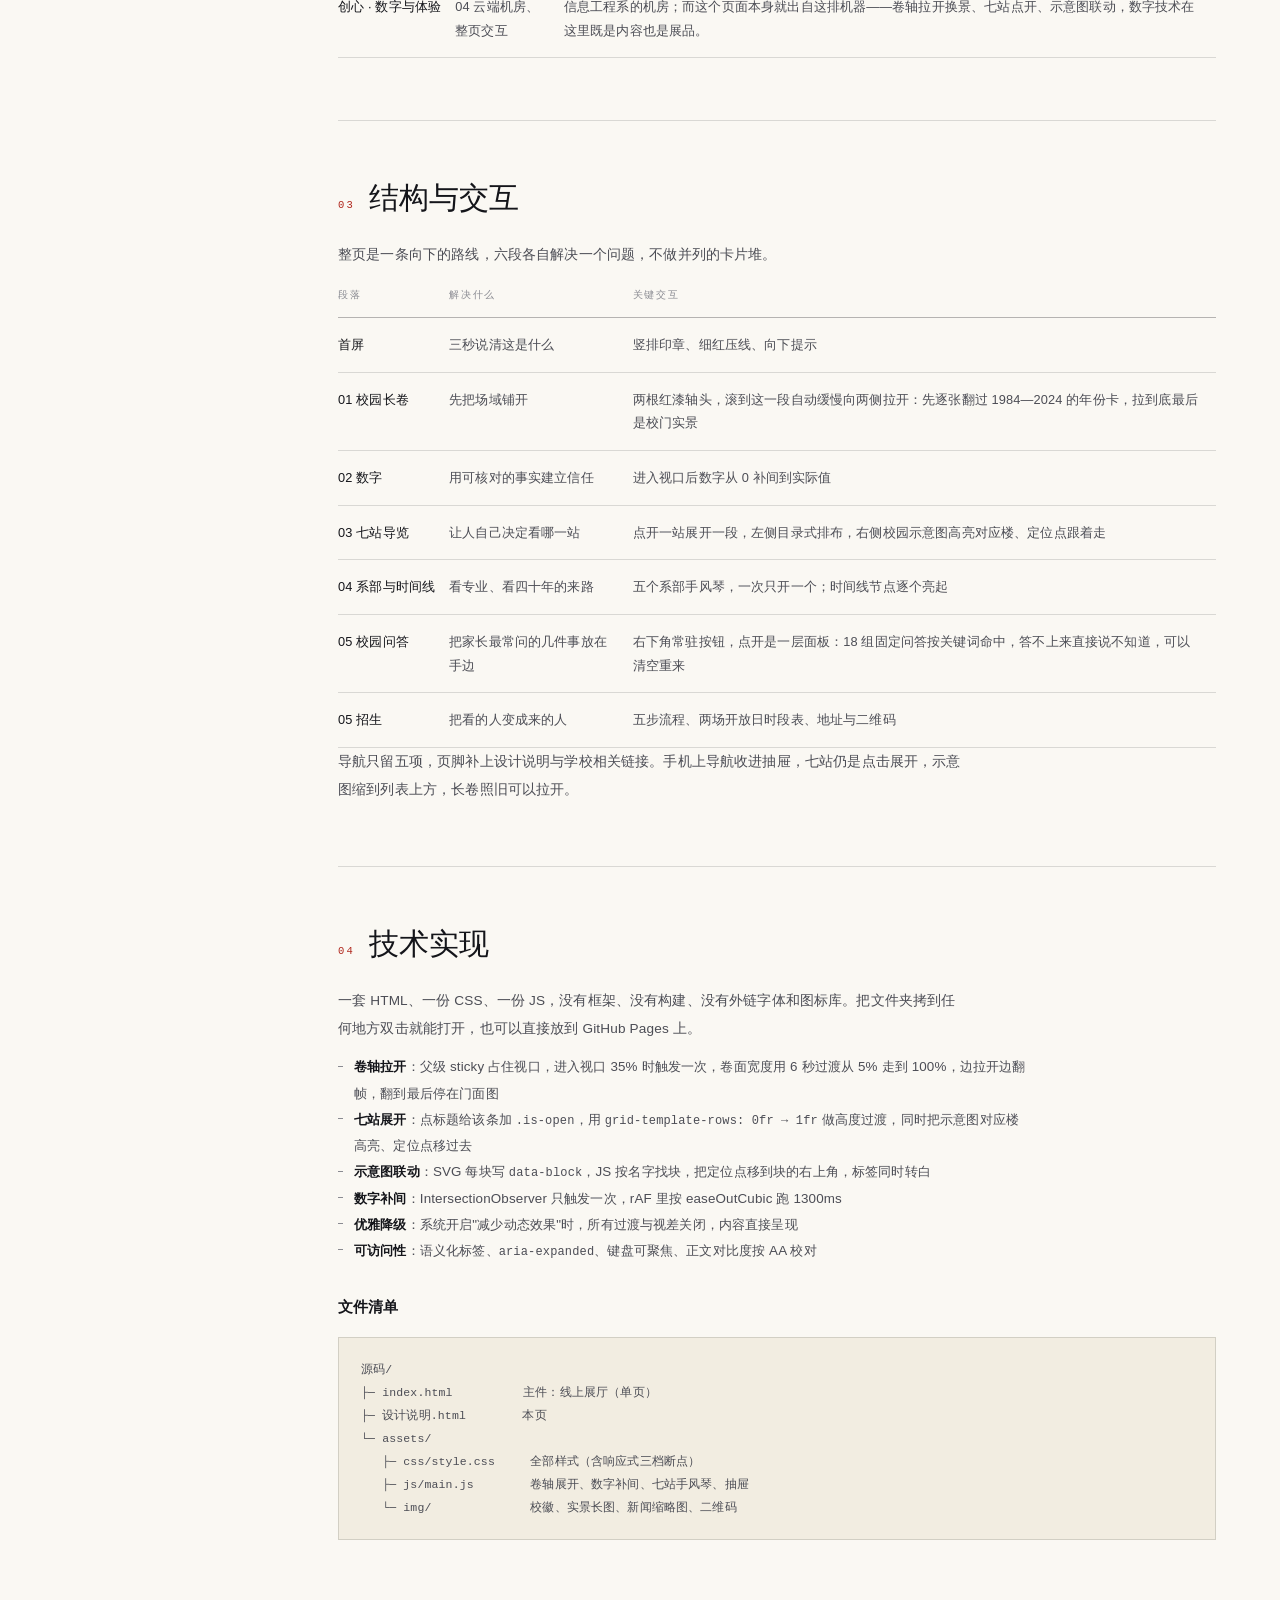
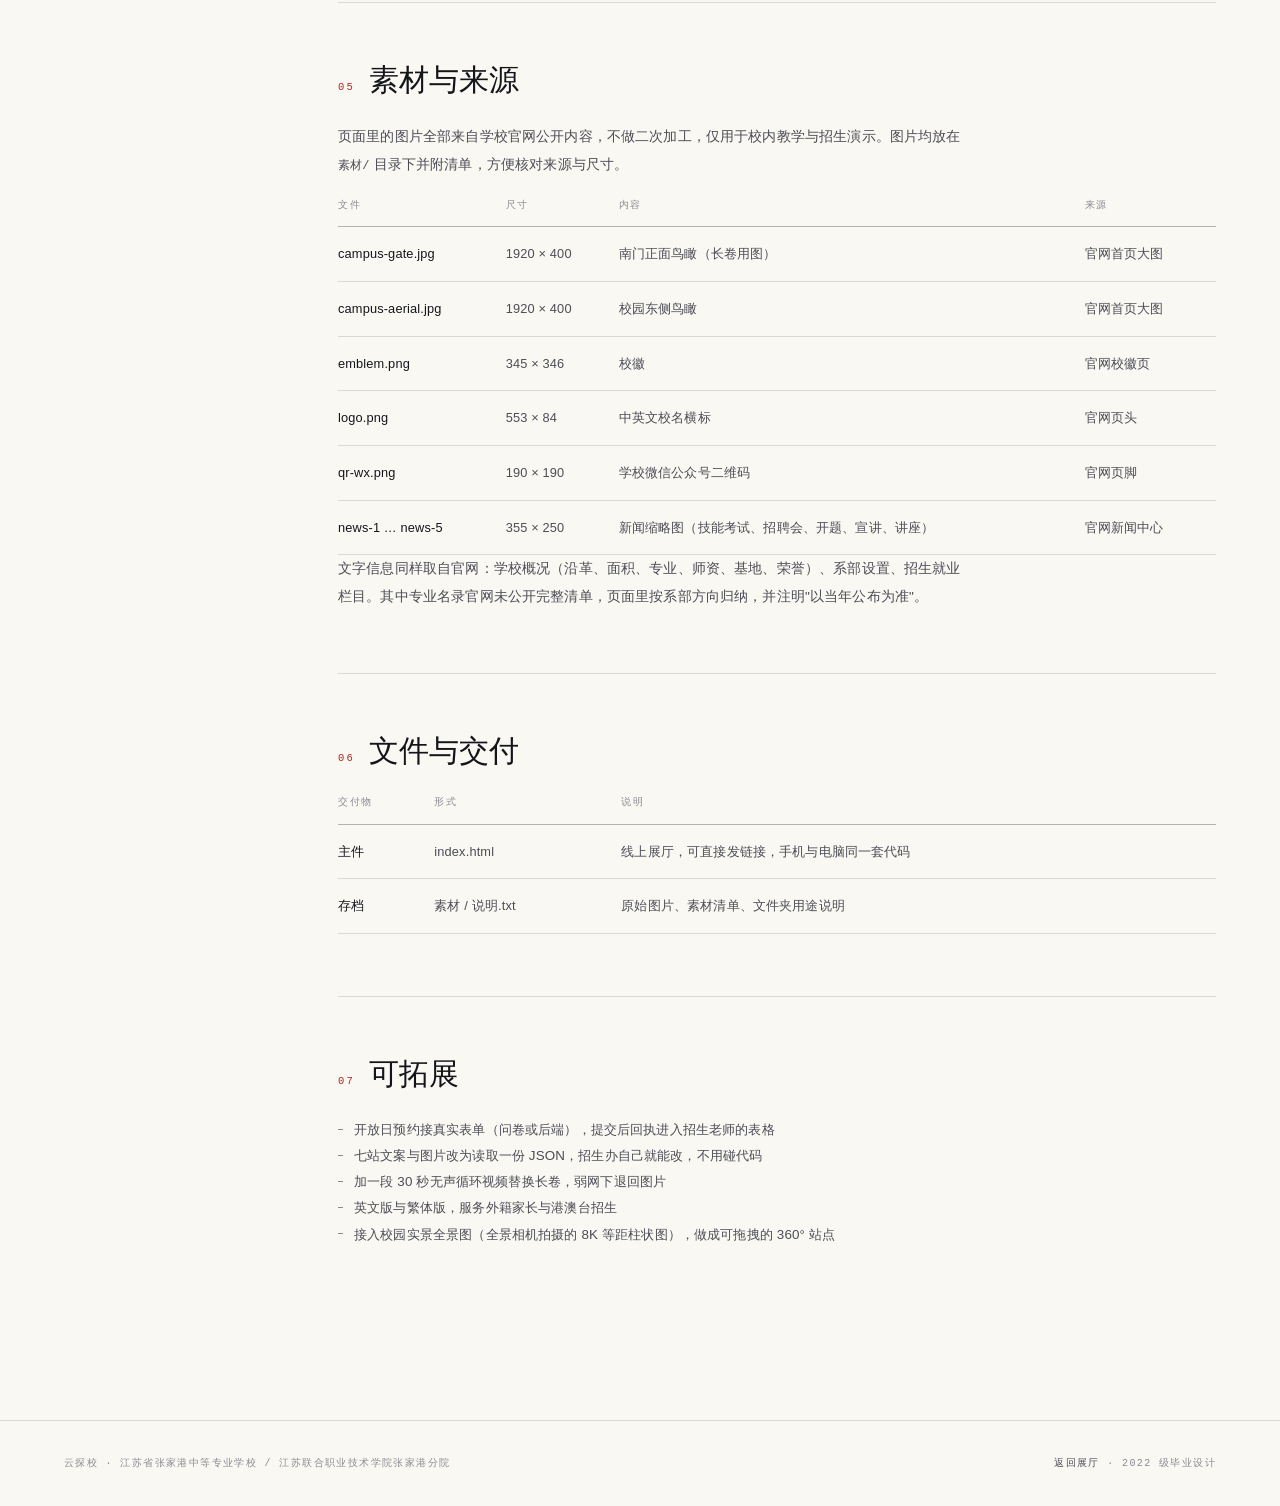
<file: 设计说明.html>
<!DOCTYPE html>
<html lang="zh-CN">
<head>
<meta charset="UTF-8">
<meta name="viewport" content="width=device-width, initial-scale=1, viewport-fit=cover">
<title>设计说明 · 云探校</title>
<meta name="description" content="云探校线上展厅的设计说明：选题定位、五心落点、交互与技术实现、素材来源与文件结构。">
<meta name="theme-color" content="#FAF8F3">
<link rel="icon" href="assets/img/emblem.png">
<link rel="stylesheet" href="assets/css/style.css">
</head>
<body class="doc">

<div class="doc__bar">
  <a class="doc__back" href="index.html">
    <svg viewBox="0 0 16 16" fill="none" stroke="currentColor" stroke-width="1.4"><path d="M13 8H3M7 4L3 8l4 4"/></svg>
    返回展厅
  </a>
  <span class="doc__tag">DESIGN NOTE · 2022 级毕业设计</span>
</div>

<header class="doc__hd">
  <p class="kicker">Design Note / 设计说明</p>
  <h1>一个不用到校的开放日，<br>是怎么被做出来的</h1>
  <p>这份说明写给答辩老师，也写给下一位接手的人：为什么做、每一段在讲什么、五心落在哪、技术怎么实现、素材从哪来、文件怎么放。</p>
  <div class="doc__meta">
    <span>选题 · 云探校线上展厅</span>
    <span>成果形式 · 单页网页（主件）</span>
    <span>技术 · 纯前端 / 零依赖</span>
    <span>更新 · 2026.11</span>
  </div>
</header>

<div class="doc__wrap">
  <aside class="doc__toc">
    <p>CONTENTS</p>
    <a href="#s1">01 选题与定位</a>
    <a href="#s2">02 五心落在哪</a>
    <a href="#s3">03 结构与交互</a>
    <a href="#s4">04 技术实现</a>
    <a href="#s5">05 素材与来源</a>
    <a href="#s6">06 文件与交付</a>
    <a href="#s7">07 可拓展</a>
  </aside>

  <div class="doc__body">

    <section class="doc__sec" id="s1">
      <h2><i>01</i>选题与定位</h2>
      <p>招生季的痛点很具体：家长在外地、在上班、在带孩子，来一趟学校要半天；招生老师手里只有一张宣传单和几张照片，说不出"这个专业到底在哪个楼上课"。</p>
      <p>这个作品把开放日搬到线上——点开链接就能看校园、看专业、看作品。它不是宣传册的电子版，而是一条可以自己走的路线：七个站点，点开哪一站就看哪一站，最后停在招生信息上。</p>
      <ul>
        <li><b>服务对象</b>：初三学生与家长、招生老师、来校参观的初中学校</li>
        <li><b>使用场景</b>：招生宣传推文里的链接、开放日预约后的提前踩点、外地家长随时查看</li>
        <li><b>与"为学校设计数字形象"的关系</b>：这是学校数字形象里"可进入"的那一层——官网告诉你学校是什么，这里让你走进去</li>
        <li><b>边界</b>：不替代官网的信息发布，不做报名与缴费，预约只做展示与引导</li>
      </ul>
    </section>

    <section class="doc__sec" id="s2">
      <h2><i>02</i>五心落在哪</h2>
      <p>五心不单独设一个板块去讲，那样像贴标签。做法是把它们放进具体的展项里：每一站先讲这里在发生什么，末尾用一行小字点一句"由此 · 红心"。看的人先看到事实，再看到主题。</p>
      <table class="doc__tb">
        <thead>
          <tr><th>五心</th><th>落在哪一站</th><th>具体讲什么</th></tr>
        </thead>
        <tbody>
          <tr>
            <td>红心 · 家国与地方</td>
            <td>02 实训区</td>
            <td>二十八个中高职专业长在港城的产业链上：化工、机电、纺织、商贸。学校牵头江苏扬子江职业教育集团（42 所职校、45 家骨干企业），现代学徒制试点 7 项，学生毕业进的是隔壁的厂；国家级实训基地同时给企业做职工培训和技能鉴定。</td>
          </tr>
          <tr>
            <td>仁心 · 服务与照顾</td>
            <td>06 食堂与宿舍</td>
            <td>食堂、宿舍、洗衣、医务、快递一条线写清楚。家长最想知道的不是"条件好"，而是"我孩子的一天怎么被照顾顺"。</td>
          </tr>
          <tr>
            <td>恒心 · 坚持与成长</td>
            <td>01 图文中心、05 运动场</td>
            <td>晚自习的灯；连续二十三届张家港市技能竞赛金杯、连续十年省技能大赛先进学校。金杯背后是傍晚的跑道和每天多练的那一小时。</td>
          </tr>
          <tr>
            <td>匠心 · 精品与手艺</td>
            <td>03 智造车间、07 展厅</td>
            <td>一人一机、件件过检验；10 个校内实践基地，数控技术应用为国家级；全国技能大赛 78 金 26 银 5 铜，展厅里摆的是学生自己做的服装、模型、界面。</td>
          </tr>
          <tr>
            <td>创心 · 数字与体验</td>
            <td>04 云端机房、整页交互</td>
            <td>信息工程系的机房；而这个页面本身就出自这排机器——卷轴拉开换景、七站点开、示意图联动，数字技术在这里既是内容也是展品。</td>
          </tr>
        </tbody>
      </table>
    </section>

    <section class="doc__sec" id="s3">
      <h2><i>03</i>结构与交互</h2>
      <p>整页是一条向下的路线，六段各自解决一个问题，不做并列的卡片堆。</p>
      <table class="doc__tb">
        <thead>
          <tr><th>段落</th><th>解决什么</th><th>关键交互</th></tr>
        </thead>
        <tbody>
          <tr><td>首屏</td><td>三秒说清这是什么</td><td>竖排印章、细红压线、向下提示</td></tr>
          <tr><td>01 校园长卷</td><td>先把场域铺开</td><td>两根红漆轴头，滚到这一段自动缓慢向两侧拉开：先逐张翻过 1984—2024 的年份卡，拉到底最后是校门实景</td></tr>
          <tr><td>02 数字</td><td>用可核对的事实建立信任</td><td>进入视口后数字从 0 补间到实际值</td></tr>
          <tr><td>03 七站导览</td><td>让人自己决定看哪一站</td><td>点开一站展开一段，左侧目录式排布，右侧校园示意图高亮对应楼、定位点跟着走</td></tr>
          <tr><td>04 系部与时间线</td><td>看专业、看四十年的来路</td><td>五个系部手风琴，一次只开一个；时间线节点逐个亮起</td></tr>
          <tr><td>05 校园问答</td><td>把家长最常问的几件事放在手边</td><td>右下角常驻按钮，点开是一层面板：18 组固定问答按关键词命中，答不上来直接说不知道，可以清空重来</td></tr>
          <tr><td>05 招生</td><td>把看的人变成来的人</td><td>五步流程、两场开放日时段表、地址与二维码</td></tr>
        </tbody>
      </table>
      <p>导航只留五项，页脚补上设计说明与学校相关链接。手机上导航收进抽屉，七站仍是点击展开，示意图缩到列表上方，长卷照旧可以拉开。</p>
    </section>

    <section class="doc__sec" id="s4">
      <h2><i>04</i>技术实现</h2>
      <p>一套 HTML、一份 CSS、一份 JS，没有框架、没有构建、没有外链字体和图标库。把文件夹拷到任何地方双击就能打开，也可以直接放到 GitHub Pages 上。</p>
      <ul>
        <li><b>卷轴拉开</b>：父级 sticky 占住视口，进入视口 35% 时触发一次，卷面宽度用 6 秒过渡从 5% 走到 100%，边拉开边翻帧，翻到最后停在门面图</li>
        <li><b>七站展开</b>：点标题给该条加 <span style="font-family:var(--mono);font-size:12px">.is-open</span>，用 <span style="font-family:var(--mono);font-size:12px">grid-template-rows: 0fr → 1fr</span> 做高度过渡，同时把示意图对应楼高亮、定位点移过去</li>
        <li><b>示意图联动</b>：SVG 每块写 <span style="font-family:var(--mono);font-size:12px">data-block</span>，JS 按名字找块，把定位点移到块的右上角，标签同时转白</li>
        <li><b>数字补间</b>：IntersectionObserver 只触发一次，rAF 里按 easeOutCubic 跑 1300ms</li>
        <li><b>优雅降级</b>：系统开启"减少动态效果"时，所有过渡与视差关闭，内容直接呈现</li>
        <li><b>可访问性</b>：语义化标签、<span style="font-family:var(--mono);font-size:12px">aria-expanded</span>、键盘可聚焦、正文对比度按 AA 校对</li>
      </ul>
      <h3>文件清单</h3>
      <div class="doc__code">源码/
├─ index.html          主件：线上展厅（单页）
├─ 设计说明.html        本页
└─ assets/
   ├─ css/style.css     全部样式（含响应式三档断点）
   ├─ js/main.js        卷轴展开、数字补间、七站手风琴、抽屉
   └─ img/              校徽、实景长图、新闻缩略图、二维码</div>
    </section>

    <section class="doc__sec" id="s5">
      <h2><i>05</i>素材与来源</h2>
      <p>页面里的图片全部来自学校官网公开内容，不做二次加工，仅用于校内教学与招生演示。图片均放在 <span style="font-family:var(--mono);font-size:12px">素材/</span> 目录下并附清单，方便核对来源与尺寸。</p>
      <table class="doc__tb">
        <thead>
          <tr><th>文件</th><th>尺寸</th><th>内容</th><th>来源</th></tr>
        </thead>
        <tbody>
          <tr><td>campus-gate.jpg</td><td>1920 × 400</td><td>南门正面鸟瞰（长卷用图）</td><td>官网首页大图</td></tr>
          <tr><td>campus-aerial.jpg</td><td>1920 × 400</td><td>校园东侧鸟瞰</td><td>官网首页大图</td></tr>
          <tr><td>emblem.png</td><td>345 × 346</td><td>校徽</td><td>官网校徽页</td></tr>
          <tr><td>logo.png</td><td>553 × 84</td><td>中英文校名横标</td><td>官网页头</td></tr>
          <tr><td>qr-wx.png</td><td>190 × 190</td><td>学校微信公众号二维码</td><td>官网页脚</td></tr>
          <tr><td>news-1 … news-5</td><td>355 × 250</td><td>新闻缩略图（技能考试、招聘会、开题、宣讲、讲座）</td><td>官网新闻中心</td></tr>
        </tbody>
      </table>
      <p>文字信息同样取自官网：学校概况（沿革、面积、专业、师资、基地、荣誉）、系部设置、招生就业栏目。其中专业名录官网未公开完整清单，页面里按系部方向归纳，并注明"以当年公布为准"。</p>
    </section>

    <section class="doc__sec" id="s6">
      <h2><i>06</i>文件与交付</h2>
      <table class="doc__tb">
        <thead>
          <tr><th>交付物</th><th>形式</th><th>说明</th></tr>
        </thead>
        <tbody>
          <tr><td>主件</td><td>index.html</td><td>线上展厅，可直接发链接，手机与电脑同一套代码</td></tr>
          <tr><td>存档</td><td>素材 / 说明.txt</td><td>原始图片、素材清单、文件夹用途说明</td></tr>
        </tbody>
      </table>
    </section>

    <section class="doc__sec" id="s7">
      <h2><i>07</i>可拓展</h2>
      <ul>
        <li>开放日预约接真实表单（问卷或后端），提交后回执进入招生老师的表格</li>
        <li>七站文案与图片改为读取一份 JSON，招生办自己就能改，不用碰代码</li>
        <li>加一段 30 秒无声循环视频替换长卷，弱网下退回图片</li>
        <li>英文版与繁体版，服务外籍家长与港澳台招生</li>
        <li>接入校园实景全景图（全景相机拍摄的 8K 等距柱状图），做成可拖拽的 360° 站点</li>
      </ul>
    </section>

  </div>
</div>

<footer class="doc__ft">
  <span>云探校 · 江苏省张家港中等专业学校 / 江苏联合职业技术学院张家港分院</span>
  <span><a href="index.html">返回展厅</a> · 2022 级毕业设计</span>
</footer>

<script src="assets/js/main.js"></script>
</body>
</html>
</file>
<file: assets/css/style.css>
:root{
  --paper:      #FAF8F3;
  --paper-2:    #F2EDE1;
  --paper-3:    #E9E2D1;
  --ink:        #14151A;
  --ink-2:      #4C4D55;
  --ink-3:      #8A8B92;
  --line:       rgba(20,21,26,.14);
  --line-2:     rgba(20,21,26,.30);
  --red:        #B0271D;
  --red-2:      #8E1A12;
  --gold:       #B08A4E;

  --serif: "Noto Serif SC","Source Han Serif SC","Songti SC","STSong","SimSun",serif;
  --sans: -apple-system,BlinkMacSystemFont,"PingFang SC","Hiragino Sans GB","Microsoft YaHei",sans-serif;
  --mono: "SF Mono","JetBrains Mono","Roboto Mono",ui-monospace,Menlo,Consolas,monospace;

  --pad: clamp(20px, 5vw, 88px);
  --nav-h: 72px;
  --max: 1320px;
}

*,*::before,*::after{ box-sizing:border-box; }
html{ -webkit-text-size-adjust:100%; scroll-behavior:smooth; background:#FAF8F3; }
body{
  margin:0;
  background:transparent;
  color:var(--ink);
  font-family:var(--sans);
  font-size:15px;
  line-height:1.85;
  letter-spacing:.01em;
  -webkit-font-smoothing:antialiased;
  text-rendering:optimizeLegibility;
  overflow-x:hidden;
}

.sky{
  position:fixed; inset:0;
  z-index:-1;
  pointer-events:none;
  overflow:hidden;
  background:
    linear-gradient(180deg,
      #BBD7EC 0%,
      #CDE2F0 22%,
      #E3EDF2 48%,
      #F2F2EA 74%,
      #FAF8F3 100%);
}
.sky::after{
  content:"";
  position:absolute; left:0; right:0; bottom:0; height:30%;
  background:linear-gradient(180deg, rgba(250,248,243,0) 0%, rgba(250,248,243,.9) 82%);
}
.sky__c{
  position:absolute;
  display:block;
  width:58vw; height:24vw;
  margin-left:-29vw;
  background-repeat:no-repeat;
  background-size:100% 100%;
  background-image:url("data:image/svg+xml,%3Csvg xmlns='http://www.w3.org/2000/svg' viewBox='0 0 320 130'%3E%3Cg fill='%23ffffff'%3E%3Cellipse cx='78' cy='86' rx='62' ry='32'/%3E%3Cellipse cx='148' cy='64' rx='62' ry='44'/%3E%3Cellipse cx='222' cy='82' rx='58' ry='32'/%3E%3Cellipse cx='156' cy='98' rx='104' ry='24'/%3E%3C/g%3E%3C/svg%3E");
  filter:blur(7px);
  will-change:transform;
  animation:skyDrift linear infinite;
}
.sky__c--1{ top:4vh;  animation-duration:150s; animation-delay:-10s;  opacity:.92; --s:1.15; }
.sky__c--2{ top:16vh; animation-duration:210s; animation-delay:-80s;  opacity:.8;  --s:.85; }
.sky__c--3{ top:30vh; animation-duration:190s; animation-delay:-140s; opacity:.7;  --s:1.3; }
.sky__c--4{ top:-3vh; animation-duration:260s; animation-delay:-200s; opacity:.66; --s:.7; }
.sky__c--5{ top:40vh; animation-duration:230s; animation-delay:-45s;  opacity:.55; --s:1.6; }
@keyframes skyDrift{
  from{ transform:translateX(-32vw) scale(var(--s,1)); }
  to  { transform:translateX(132vw) scale(var(--s,1)); }
}
body::after{  content:"";
  position:fixed; inset:0;
  pointer-events:none;
  z-index:9999;
  opacity:.022;
  background-image:url("data:image/svg+xml,%3Csvg xmlns='http://www.w3.org/2000/svg' width='180' height='180'%3E%3Cfilter id='n'%3E%3CfeTurbulence type='fractalNoise' baseFrequency='.78' numOctaves='3'/%3E%3C/filter%3E%3Crect width='180' height='180' filter='url(%23n)'/%3E%3C/svg%3E");
}
img{ max-width:100%; display:block; }
a{ color:inherit; text-decoration:none; }
p{ margin:0; }
h1,h2,h3,h4,h5{ margin:0; font-weight:500; }
ul,ol,dl,dd{ margin:0; padding:0; list-style:none; }
button{ font:inherit; color:inherit; background:none; border:0; padding:0; cursor:pointer; }
::selection{ background:var(--red); color:#fff; }

.wrap{ width:100%; max-width:var(--max); margin-inline:auto; padding-inline:var(--pad); }

.kicker{
  font-family:var(--mono);
  font-size:10.5px;
  letter-spacing:.26em;
  text-transform:uppercase;
  color:var(--ink-3);
}
.kicker::before{
  content:"";
  display:inline-block;
  width:22px; height:1px;
  background:var(--red);
  vertical-align:middle;
  margin-right:10px;
  transform:translateY(-2px);
}

.btn{
  display:inline-flex; align-items:center; gap:10px;
  height:46px; padding:0 22px;
  font-size:13px; letter-spacing:.06em;
  border:1px solid var(--ink);
  transition:.35s ease;
  white-space:nowrap;
}
.btn svg{ width:14px; height:14px; flex:none; }
.btn--solid{ background:var(--ink); color:var(--paper); }
.btn--solid:hover{ background:var(--red); border-color:var(--red); }
.btn--ghost{ color:var(--ink); }
.btn--ghost:hover{ background:var(--ink); color:var(--paper); }

.nav{
  position:fixed; inset:0 0 auto 0; z-index:120;
  height:var(--nav-h);
  display:flex; align-items:center;
  transition:background .4s ease, border-color .4s ease, backdrop-filter .4s;
  border-bottom:1px solid transparent;
}
.nav.is-stuck{
  background:rgba(250,248,243,.86);
  backdrop-filter:blur(14px) saturate(140%);
  -webkit-backdrop-filter:blur(14px) saturate(140%);
  border-bottom-color:var(--line);
}
.nav__inner{
  width:100%; max-width:var(--max); margin-inline:auto;
  padding-inline:var(--pad);
  display:flex; align-items:center; gap:clamp(16px,3vw,44px);
}
.brand{ display:flex; align-items:center; gap:11px; flex:none; }
.brand img{ width:26px; height:26px; object-fit:contain; }
.brand__txt{ display:flex; flex-direction:column; line-height:1.2; }
.brand__cn{ font-family:var(--serif); font-size:15px; letter-spacing:.16em; }
.brand__en{
  font-family:var(--mono); font-size:8.5px;
  letter-spacing:.2em; text-transform:uppercase; color:var(--ink-3);
  margin-top:3px;
}
.nav__links{ display:flex; align-items:center; gap:clamp(14px,2.2vw,30px); margin-left:auto; }
.nav__links a{
  font-size:12.5px; color:var(--ink-2);
  position:relative; padding:4px 0;
  white-space:nowrap;
}
.nav__links a::after{
  content:""; position:absolute; left:0; bottom:0;
  width:100%; height:1px; background:var(--ink);
  transform:scaleX(0); transform-origin:left;
  transition:transform .45s cubic-bezier(.22,.61,.36,1);
}
.nav__links a:hover{ color:var(--ink); }
.nav__links a:hover::after{ transform:scaleX(1); }
.nav__cta{
  display:inline-flex; align-items:center; gap:8px;
  font-size:12.5px; letter-spacing:.04em;
  border:1px solid var(--line-2);
  padding:9px 16px; flex:none; white-space:nowrap;
  transition:.35s ease;
}
.nav__cta svg{ width:14px; height:14px; flex:none; }
.nav__cta:hover{ border-color:var(--ink); background:var(--ink); color:var(--paper); }
.nav__burger{ display:none; margin-left:auto; }

.drawer{
  position:fixed; inset:0; z-index:200;
  background:rgba(250,248,243,.97);
  backdrop-filter:blur(6px);
  padding:24px var(--pad);
  display:flex; flex-direction:column;
  transform:translateY(-100%);
  transition:transform .55s cubic-bezier(.22,.61,.36,1);
}
.drawer.is-open{ transform:none; }
.drawer__hd{
  display:flex; align-items:center; justify-content:space-between;
  font-family:var(--mono); font-size:11px; letter-spacing:.24em;
  color:var(--ink-3); padding-bottom:20px; border-bottom:1px solid var(--line);
}
.drawer__hd svg{ width:20px; height:20px; }
.drawer__nav{ display:flex; flex-direction:column; margin-top:26px; }
.drawer__nav a{
  font-family:var(--serif); font-size:26px; letter-spacing:.06em;
  padding:17px 0; border-bottom:1px solid var(--line);
  display:flex; align-items:center; justify-content:space-between;
}
.drawer__nav a::after{
  content:"→"; font-family:var(--sans); font-size:14px; color:var(--ink-3);
}
.drawer__ft{
  margin-top:auto; font-size:12px; color:var(--ink-3); line-height:1.9;
}

.hero{
  position:relative;
  min-height:92vh;
  padding-top:calc(var(--nav-h) + 46px);
  padding-bottom:34px;
  display:flex; flex-direction:column;
  overflow:hidden;
}
.hero__bg{ display:none; }
.hero__veil{ display:none; }
.hero__grid{
  display:none;
  position:absolute; inset:0;
  pointer-events:none;
  opacity:.5;
  background-image:
    linear-gradient(90deg, var(--line) 0 1px, transparent 1px);
  background-size:25% 100%;
  mask-image:linear-gradient(180deg, transparent, #000 22%, #000 72%, transparent);
  -webkit-mask-image:linear-gradient(180deg, transparent, #000 22%, #000 72%, transparent);
}
.hero__inner{ position:relative; z-index:2; flex:1; display:flex; flex-direction:column; }
.hero__seal{
  position:absolute; right:var(--pad); top:38%; z-index:2;
  border:1.5px solid var(--red);
  padding:15px 10px;
  opacity:.92;
}
.hero__seal span{
  writing-mode:vertical-rl;
  font-family:var(--serif);
  font-size:17px; line-height:1;
  letter-spacing:.36em;
  color:var(--red);
}
.hero__tag{
  font-family:var(--mono); font-size:10.5px;
  letter-spacing:.16em; text-transform:uppercase; color:var(--ink-3);
  display:flex; flex-wrap:wrap; align-items:center; gap:10px;
}
.hero__tag b{ color:var(--red); font-weight:500; }
.hero__dot{
  width:3px; height:3px; border-radius:50%;
  background:var(--line-2); display:inline-block;
}
.hero__title{
  font-family:var(--serif);
  font-size:clamp(64px, 13vw, 176px);
  line-height:.9;
  letter-spacing:-.03em;
  margin:clamp(28px,5vh,60px) 0 0;
  font-weight:400;
}
.hero__title > span{ position:relative; display:inline-block; }
.hero__title > span::after{
  content:"";
  position:absolute; left:4%; right:4%; bottom:-.02em;
  height:.022em;
  background:var(--red);
  opacity:.9;
  transform:skewY(-.7deg);
}
.hero__row{
  margin-top:auto;
  padding-top:clamp(28px,6vh,64px);
  display:flex; align-items:flex-end; justify-content:space-between;
  gap:clamp(24px,6vw,80px);
}
.hero__sub{
  font-family:var(--serif); font-size:clamp(17px,2vw,22px);
  letter-spacing:.12em; margin-bottom:14px;
}
.hero__lead{ max-width:38em; color:var(--ink-2); font-size:14.5px; line-height:1.95; }
.hero__acts{ display:flex; gap:12px; flex:none; }
.hero__meta{
  position:relative; z-index:2;
  margin-top:clamp(30px,5vh,58px);
  display:grid; grid-template-columns:repeat(4,1fr);
  border-top:1px solid var(--line);
}
.hero__meta > div{ padding:16px 20px 0 0; }
.hero__meta > div + div{ padding-left:20px; border-left:1px solid var(--line); }
.hero__meta dt{
  font-family:var(--mono); font-size:9.5px;
  letter-spacing:.24em; text-transform:uppercase; color:var(--ink-3);
}
.hero__meta dd{ font-size:13px; margin-top:7px; color:var(--ink); }
.hero__scroll{
  position:absolute; right:var(--pad); bottom:34px;
  display:flex; align-items:center; gap:10px;
  font-family:var(--mono); font-size:9.5px;
  letter-spacing:.3em; color:var(--ink-3);
  writing-mode:vertical-rl;
}
.hero__scroll i{
  display:block; width:1px; height:54px;
  background:linear-gradient(180deg, var(--line-2), transparent);
  position:relative; overflow:hidden;
}
.hero__scroll i::after{
  content:""; position:absolute; inset:0;
  background:var(--red);
  animation:drip 2.6s cubic-bezier(.7,0,.3,1) infinite;
}
@keyframes drip{
  0%{ transform:translateY(-100%); }
  60%,100%{ transform:translateY(100%); }
}

.unroll{
  position:relative;
  height:150vh;
  background:transparent;
}
.unroll__sticky{
  position:sticky; top:0;
  height:100vh;
  display:flex; flex-direction:column; justify-content:center;
  padding-top:var(--nav-h);
  overflow:hidden;
}
.unroll__head{
  position:relative; z-index:6;
  width:100%; max-width:var(--max); margin:0 auto;
  padding:0 var(--pad) clamp(16px,2.6vh,34px);
}
.unroll__head h2{
  font-family:var(--serif); font-weight:400;
  font-size:clamp(38px, 6.6vw, 96px);
  line-height:1.02; letter-spacing:-.035em;
}
.unroll__head h2 em{ font-style:normal; color:var(--red); }
.unroll__head::before{  content:"";
  position:absolute; left:var(--pad); bottom:0;
  height:2px; width:calc(100% - var(--pad) * 2);
  background:rgba(176,39,29,.13);
}
.unroll.is-open .unroll__head::after{ width:calc(100% - var(--pad) * 2); }
.unroll__head::after{  content:"";
  position:absolute; left:var(--pad); bottom:0;
  height:2px; width:calc(var(--p,0) * (100% - var(--pad) * 2));
  background:var(--red);
  transform:skewY(-.6deg);
  opacity:.92;
}

.unroll__stage{
  position:relative;
  width:100vw; margin-left:calc(50% - 50vw);
  height:clamp(300px, 56vh, 620px);
  display:flex; align-items:center; justify-content:center;
  z-index:2;
}
.unroll__band{
  position:relative;
  height:100%; width:5%;
  max-width:100vw;
  will-change:width;
  transition:width 6s cubic-bezier(.25,.7,.3,1);
}
.unroll__frame{  position:absolute; inset:0;
  overflow:hidden;
  background:var(--ink);
}
.unroll.is-open .unroll__frame::after{ opacity:0; }
.unroll__frame::after{  content:"";
  position:absolute; inset:0; z-index:4;
  background:rgba(20,21,26,.66);
  opacity:.66;
  transition:opacity 4s ease;
  pointer-events:none;
}

.unroll__img{
  position:absolute; top:0; bottom:0;
  left:50%; width:100vw;
  transform:translateX(-50%) scale(calc(var(--zoom,1.28) * var(--k,1)));
  background-position:center 55%;
  background-size:cover;
  background-repeat:no-repeat;
  opacity:0;
  transition:opacity .34s cubic-bezier(.22,.7,.3,1);
  will-change:transform, opacity;
}
.unroll__img.is-on{ opacity:1; }
.unroll__img::after{
  content:""; position:absolute; inset:0;
  background:
    linear-gradient(180deg, rgba(20,21,26,.28), transparent 22%, transparent 74%, rgba(20,21,26,.42)),
    linear-gradient(90deg, rgba(20,21,26,.22), transparent 10%, transparent 90%, rgba(20,21,26,.22));
}

.unroll__card{
  position:absolute; inset:0;
  display:grid; place-items:center;
  background:radial-gradient(130% 96% at 50% 0%, #FCFAF4, #EDE5D4 82%);
  opacity:0;
  transition:opacity .34s cubic-bezier(.22,.7,.3,1);
}
.unroll__card.is-on{ opacity:1; }
.unroll__cin{ width:min(880px, 86vw); text-align:center; }
.unroll__yr{
  display:block; font-family:var(--serif);
  font-size:clamp(56px, 9.2vw, 130px);
  line-height:.84; letter-spacing:-.05em;
  color:var(--red);
}
.unroll__ev{
  font-family:var(--serif); font-size:clamp(17px, 2.2vw, 28px);
  line-height:1.5; margin-top:clamp(10px, 2.2vh, 22px);
}
.unroll__tx{
  position:relative; margin:clamp(12px, 2vh, 20px) auto 0;
  max-width:24em; font-size:clamp(12px, 1.05vw, 13.5px);
  line-height:2; color:var(--ink-2);
  padding-top:clamp(12px, 2vh, 18px);
}
.unroll__tx::before{
  content:""; position:absolute; top:0; left:50%;
  width:34px; height:1px; background:var(--gold);
  transform:translateX(-50%);
}

.roller{
  position:absolute; top:-4%; bottom:-4%;
  width:22px; z-index:5;
  background:linear-gradient(90deg,#4E0905 0%,#8E1A12 22%,#C0301F 46%,#E0674A 56%,#8E1A12 80%,#4E0905 100%);
  box-shadow:
    0 22px 50px rgba(20,21,26,.34),
    0 0 0 1px rgba(250,248,243,.5),
    inset 0 0 0 1px rgba(255,255,255,.26);
  border-radius:3px;
}
.roller::before,.roller::after{
  content:""; position:absolute; left:-7px; right:-7px; height:13px;
  background:linear-gradient(180deg,#E6C489,#B08A4E 42%,#7A5726);
  border-radius:2px;
  box-shadow:0 2px 8px rgba(20,21,26,.22);
}
.roller::before{ top:-8px; }
.roller::after{ bottom:-8px; }
.roller--l{ left:0; }
.roller--r{ right:0; }

.unroll__foot{
  position:relative; z-index:6;
  max-width:var(--max); width:100%; margin:0 auto;
  padding:clamp(16px,2.8vh,30px) var(--pad) 0;
  display:flex; align-items:flex-end; justify-content:space-between; gap:24px;
}
.unroll__cap{
  font-family:var(--serif);
  font-size:clamp(17px,2.1vw,28px);
  line-height:1.3; letter-spacing:.01em;
  transition:opacity .45s ease;
}
.unroll__mark{
  font-family:var(--mono); font-size:9.5px;
  letter-spacing:.2em; color:var(--ink-3); flex:none;
}

.sec{ position:relative; padding:clamp(72px,11vh,140px) 0; }
.sec--paper{ background:rgba(255,255,255,.30); }
.sec__head{
  display:grid; grid-template-columns:minmax(0,1.15fr) minmax(0,.85fr);
  gap:clamp(24px,5vw,72px);
  align-items:end;
  padding-bottom:clamp(30px,5vh,54px);
  border-bottom:1px solid var(--line);
  margin-bottom:clamp(34px,6vh,62px);
}
.sec__h{
  font-family:var(--serif);
  font-size:clamp(32px, 4.6vw, 62px);
  line-height:1.16; letter-spacing:-.015em;
  margin-top:16px; font-weight:400;
}
.sec__lead{ color:var(--ink-2); font-size:14.5px; line-height:1.95; max-width:34em; }

.stats{
  display:grid;
  grid-template-columns:repeat(4,minmax(0,1fr));
}
.stat{
  padding:26px 22px 30px 0;
  border-bottom:1px solid var(--line);
  border-top:1px solid var(--line);
  margin-top:-1px;
}
.stat:not(:nth-child(4n+1)){ padding-left:24px; border-left:1px solid var(--line); }
.stat__n{
  font-family:var(--serif);
  font-size:clamp(38px,4.4vw,58px);
  line-height:1;
  letter-spacing:-.03em;
  display:flex; align-items:baseline; gap:6px;
}
.stat__n i{
  font-style:normal; font-family:var(--sans);
  font-size:12px; letter-spacing:.06em; color:var(--red);
}
.stat__t{ margin-top:14px; font-size:13.5px; letter-spacing:.02em; }
.stat__d{ margin-top:8px; font-size:12px; color:var(--ink-3); line-height:1.75; }

.walk{ padding:clamp(64px,10vh,132px) 0 clamp(56px,9vh,110px); }
.walk__grid{
  display:grid;
  grid-template-columns:minmax(0,1.32fr) minmax(0,.68fr);
  gap:clamp(28px,5vw,80px);
  align-items:start;
}

.walk__list{ border-top:1px solid var(--line-2); }
.walk__it{ border-bottom:1px solid var(--line); }
.walk__hd{
  width:100%;
  display:grid;
  grid-template-columns:58px minmax(0,1fr) auto 16px;
  gap:clamp(10px,1.6vw,24px);
  align-items:center;
  text-align:left;
  padding:clamp(20px,2.6vh,32px) 0;
}
.walk__no{
  font-family:var(--mono); font-size:10.5px;
  letter-spacing:.22em; color:var(--ink-3);
  transition:color .35s ease;
}
.walk__nm{
  font-family:var(--serif); font-weight:400;
  font-size:clamp(24px,3.1vw,42px);
  line-height:1.1; letter-spacing:-.015em;
  transition:color .35s ease, transform .55s cubic-bezier(.22,.61,.36,1);
}
.walk__hd:hover .walk__nm{ color:var(--red); transform:translateX(4px); }
.walk__en{
  font-family:var(--mono); font-size:9.5px;
  letter-spacing:.24em; color:var(--ink-3);
  justify-self:end; white-space:nowrap;
  transition:color .35s ease;
}
.walk__it.is-open .walk__nm,
.walk__it.is-open .walk__no,
.walk__it.is-open .walk__en{ color:var(--red); }

.walk__ic{ position:relative; width:12px; height:12px; justify-self:end; }
.walk__ic::before,.walk__ic::after{
  content:""; position:absolute; background:var(--ink-2);
  transition:transform .5s cubic-bezier(.22,.61,.36,1), background .3s;
}
.walk__ic::before{ left:0; right:0; top:5.5px; height:1px; }
.walk__ic::after{ top:0; bottom:0; left:5.5px; width:1px; }
.walk__it.is-open .walk__ic::after{ transform:scaleY(0); }
.walk__it.is-open .walk__ic::before{ background:var(--red); }

.walk__bd{
  display:grid; grid-template-rows:0fr;
  transition:grid-template-rows .6s cubic-bezier(.4,0,.2,1);
}
.walk__it.is-open .walk__bd{ grid-template-rows:1fr; }
.walk__in{ overflow:hidden; }
.walk__body{
  padding:0 0 clamp(24px,3.4vh,38px) clamp(0px,5.6vw,82px);
  max-width:42em;
}
.walk__desc{ color:var(--ink-2); font-size:13.4px; line-height:2.05; }
.walk__tags{ display:flex; flex-wrap:wrap; gap:8px; margin-top:18px; }
.walk__tags li{
  font-size:11.5px; color:var(--ink-2);
  border:1px solid var(--line-2);
  padding:5px 11px; letter-spacing:.02em;
}
.walk__heart{
  margin-top:16px; padding-top:14px;
  border-top:1px solid var(--line);
}
.walk__heart b{
  font-family:var(--mono); font-weight:400;
  font-size:9.5px; letter-spacing:.22em; color:var(--red);
}

.walk__side{ position:sticky; top:calc(var(--nav-h) + 42px); }
.walk__num{
  display:flex; align-items:baseline; gap:12px;
  margin-bottom:clamp(14px,2.2vh,24px);
  padding-bottom:12px; border-bottom:1px solid var(--line);
}
.walk__num span{
  font-family:var(--mono); font-size:10.5px;
  letter-spacing:.2em; color:var(--red);
}
.walk__num b{
  font-family:var(--serif); font-weight:400;
  font-size:clamp(17px,1.9vw,24px); letter-spacing:.02em;
}

.plan{ width:100%; }
.plan svg{ width:100%; height:auto; display:block; overflow:visible; }
.plan__frame{ fill:none; stroke:var(--line); stroke-width:.8; }
.plan__road{ fill:none; stroke:var(--line); stroke-width:.8; stroke-dasharray:3 4; }
.plan__b{
  fill:rgba(20,21,26,.035);
  stroke:rgba(20,21,26,.20);
  stroke-width:.9;
  transition:fill .5s ease, stroke .5s ease;
}
.plan__l{
  font-family:var(--sans); font-size:9px;
  fill:var(--ink-2); letter-spacing:.02em;
  transition:fill .5s ease;
  text-anchor:middle;
}
.plan__b.is-on{ fill:var(--red); stroke:var(--red); }
.plan__b.is-on + .plan__l{ fill:#fff; }
.plan__dot{
  fill:var(--paper); stroke:var(--red); stroke-width:1.4;
  transition:cx .6s cubic-bezier(.22,.61,.36,1), cy .6s cubic-bezier(.22,.61,.36,1);
}
.plan__hint{
  font-family:var(--mono); font-size:9px;
  letter-spacing:.2em; color:var(--ink-3);
  text-align:right; margin-top:12px;
}

.majors__top{
  display:flex; flex-wrap:wrap; gap:10px 34px;
  margin-bottom:26px;
  font-size:12.5px; color:var(--ink-2);
}
.majors__top b{ font-family:var(--serif); font-size:15px; margin:0 2px; color:var(--red); }
.majors__list{ border-top:1px solid var(--line); }
.dept{ border-bottom:1px solid var(--line); }
.dept__hd{
  width:100%;
  display:grid;
  grid-template-columns:52px minmax(0,.9fr) minmax(0,1.1fr) 22px;
  gap:clamp(10px,2vw,26px);
  align-items:center;
  padding:24px 0;
  text-align:left;
  transition:color .3s ease;
}
.dept__hd:hover .dept__nm{ color:var(--red); }
.dept__no{
  font-family:var(--mono); font-size:10.5px;
  letter-spacing:.2em; color:var(--ink-3);
}
.dept__nm{
  font-family:var(--serif); font-size:clamp(18px,2.2vw,25px);
  letter-spacing:.03em; transition:color .3s ease;
}
.dept__sm{ font-size:12.2px; color:var(--ink-3); line-height:1.7; }
.dept__ic{ position:relative; width:13px; height:13px; justify-self:end; }
.dept__ic::before,.dept__ic::after{
  content:""; position:absolute; background:var(--ink);
  transition:transform .45s cubic-bezier(.22,.61,.36,1), background .3s;
}
.dept__ic::before{ left:0; right:0; top:6px; height:1px; }
.dept__ic::after{ top:0; bottom:0; left:6px; width:1px; }
.dept.is-open .dept__ic::after{ transform:scaleY(0); }
.dept.is-open .dept__ic::before{ background:var(--red); }
.dept__bd{
  display:grid; grid-template-rows:0fr;
  transition:grid-template-rows .55s cubic-bezier(.4,0,.2,1);
}
.dept.is-open .dept__bd{ grid-template-rows:1fr; }
.dept__in{ overflow:hidden; }
.dept__in > div{ padding:0 0 30px clamp(0px,4vw,66px); }
.chips{ display:flex; flex-wrap:wrap; gap:8px; }
.chips li{
  font-size:12.2px; color:var(--ink-2);
  border:1px solid var(--line-2);
  padding:6px 13px;
}
.dept__note{
  margin-top:16px; font-size:12.2px;
  color:var(--ink-3); line-height:1.85; max-width:48em;
}
.levels{
  display:grid; grid-template-columns:repeat(3,minmax(0,1fr));
  gap:0; margin-top:clamp(34px,5vh,54px);
  border-top:1px solid var(--line);
}
.level{
  padding:22px 22px 4px 0;
  border-bottom:1px solid var(--line);
}
.level + .level{ padding-left:22px; border-left:1px solid var(--line); }
.level b{
  display:block; font-family:var(--serif);
  font-size:16px; font-weight:500; margin-bottom:9px;
}
.level span{ font-size:12px; color:var(--ink-3); line-height:1.8; display:block; }

.craft{
  display:grid;
  grid-template-columns:minmax(0,1.05fr) minmax(0,.95fr);
  gap:clamp(34px,6vw,84px);
}
.craft__big{
  display:grid; grid-template-columns:repeat(3,1fr);
  border-top:1px solid var(--line);
  border-bottom:1px solid var(--line);
  padding:22px 0 26px;
}
.craft__big > div + div{ border-left:1px solid var(--line); padding-left:20px; }
.craft__big b{
  font-family:var(--serif); font-weight:400;
  font-size:clamp(30px,3.4vw,46px); line-height:1;
  display:flex; align-items:baseline; gap:4px;
}
.craft__big i{
  font-style:normal; font-size:12px; font-family:var(--sans);
  color:var(--red); letter-spacing:.04em;
}
.craft__big span{
  display:block; margin-top:12px;
  font-size:11.5px; color:var(--ink-3); letter-spacing:.04em;
}
.tl{ margin-top:clamp(26px,4vh,42px); }
.tl li{
  position:relative;
  padding:0 0 20px 26px;
  border-left:1px solid var(--line);
  opacity:.42;
  transition:opacity .6s ease;
}
.tl li:last-child{ border-left-color:transparent; padding-bottom:0; }
.tl li.is-on{ opacity:1; }
.tl li::before{
  content:""; position:absolute; left:-4px; top:9px;
  width:7px; height:7px;
  background:var(--paper); border:1px solid var(--ink-2);
  transform:rotate(45deg);
  transition:background .5s ease, border-color .5s ease;
}
.tl li.is-on::before{ background:var(--red); border-color:var(--red); }
.tl b{
  font-family:var(--mono); font-size:11px;
  letter-spacing:.14em; display:block;
  margin-bottom:3px; color:var(--ink);
}
.tl p{ font-size:12.8px; color:var(--ink-2); line-height:1.8; }
.intl{
  display:flex; flex-wrap:wrap; gap:7px;
  margin-top:clamp(26px,4vh,40px);
  padding-top:20px; border-top:1px solid var(--line);
}
.intl li{
  font-size:11.5px; color:var(--ink-2);
  padding:5px 10px; border:1px solid var(--line);
}
.news{
  display:grid; grid-template-columns:1fr; gap:18px;
}
.news figure{ margin:0; }
.news img{
  width:100%; aspect-ratio:16/10; object-fit:cover;
  filter:grayscale(.12) contrast(1.02);
  transition:filter .5s ease;
}
.news figure:hover img{ filter:none; }
.news figcaption{
  margin-top:9px; font-size:11.5px; color:var(--ink-3);
  line-height:1.7; letter-spacing:.01em;
}

.admit{
  display:grid;
  grid-template-columns:minmax(0,1.05fr) minmax(0,.95fr);
  gap:clamp(34px,6vw,84px);
}
.flow li{
  display:grid; grid-template-columns:52px 1fr;
  gap:18px; padding:20px 0;
  border-bottom:1px solid var(--line);
}
.flow li:first-child{ border-top:1px solid var(--line); }
.flow b{
  font-family:var(--mono); font-size:11px;
  letter-spacing:.16em; color:var(--red);
  padding-top:3px;
}
.flow h4{
  font-family:var(--serif); font-size:17px;
  letter-spacing:.04em; font-weight:500; margin-bottom:7px;
}
.flow p{ font-size:12.8px; color:var(--ink-2); line-height:1.85; }
.slot{ border:1px solid var(--line); padding:24px 24px 20px; }
.slot h4{
  font-family:var(--serif); font-size:16px; font-weight:500;
  letter-spacing:.06em; margin-bottom:16px;
}
.slot table{ width:100%; border-collapse:collapse; }
.slot th,.slot td{
  text-align:left; vertical-align:top;
  padding:11px 0; border-top:1px solid var(--line);
  font-size:12.2px; line-height:1.8;
}
.slot th{
  width:76px; font-weight:400;
  font-family:var(--mono); font-size:10px;
  letter-spacing:.14em; color:var(--ink-3);
  padding-right:14px;
}
.slot td{ color:var(--ink-2); }
.slot__note{
  margin-top:14px; font-size:11px; color:var(--ink-3); line-height:1.75;
}
.contact{
  display:flex; gap:20px; align-items:flex-start;
  margin-top:22px; padding-top:22px; border-top:1px solid var(--line);
}
.contact img{
  width:80px; height:80px; object-fit:contain; flex:none;
  filter:grayscale(1) contrast(1.15);
  opacity:.85;
}
.contact dl{ display:grid; grid-template-columns:auto 1fr; gap:2px 14px; align-content:start; }
.contact dt{
  font-family:var(--mono); font-size:9px;
  letter-spacing:.18em; color:var(--ink-3);
  padding-top:4px;
}
.contact dd{ font-size:12.2px; color:var(--ink-2); line-height:1.7; }

.kit{
  display:grid; grid-template-columns:repeat(3,minmax(0,1fr));
  border-top:1px solid var(--line);
  border-left:1px solid var(--line);
}
.kit__c{
  padding:26px 26px 30px;
  border-right:1px solid var(--line);
  border-bottom:1px solid var(--line);
  display:flex; flex-direction:column;
}
.kit__n{
  font-family:var(--mono); font-size:9.5px;
  letter-spacing:.22em; color:var(--red);
}
.kit__c h4{
  font-family:var(--serif); font-size:19px;
  letter-spacing:.04em; font-weight:500;
  margin:14px 0 10px;
}
.kit__c > p{ font-size:12.5px; color:var(--ink-2); line-height:1.85; }
.kit__c ul{ margin-top:16px; padding-top:14px; border-top:1px solid var(--line); }
.kit__c li{
  font-size:11.8px; color:var(--ink-3); line-height:1.9;
  position:relative; padding-left:14px;
}
.kit__c li::before{
  content:""; position:absolute; left:0; top:.82em;
  width:5px; height:1px; background:var(--line-2);
}

.foot{ background:rgba(255,255,255,.38); border-top:1px solid var(--line); padding:clamp(48px,7vh,76px) 0 26px; }
.foot__top{
  display:grid; grid-template-columns:minmax(0,1.6fr) repeat(3,minmax(0,.6fr));
  gap:clamp(24px,4vw,56px);
  padding-bottom:clamp(30px,5vh,48px);
  border-bottom:1px solid var(--line);
}
.foot__brand{ display:flex; gap:16px; align-items:flex-start; }
.foot__brand img{ width:40px; height:40px; object-fit:contain; flex:none; }
.foot__brand b{
  font-family:var(--serif); font-weight:500;
  font-size:14px; line-height:1.7; letter-spacing:.02em;
}
.foot__brand span{
  display:block; margin-top:9px; font-size:11.5px;
  color:var(--ink-3); line-height:1.8;
}
.foot h5{
  font-family:var(--mono); font-size:9.5px;
  letter-spacing:.22em; color:var(--ink-3);
  text-transform:uppercase; margin-bottom:14px;
}
.foot li{ margin-bottom:9px; }
.foot li a{ font-size:12.5px; color:var(--ink-2); transition:color .3s; }
.foot li a:hover{ color:var(--red); }
.foot__bot{
  display:flex; justify-content:space-between; gap:24px;
  padding-top:18px; font-size:11px; color:var(--ink-3); line-height:1.8;
}

.reveal{
  opacity:0; transform:translateY(22px);
  transition:opacity .9s cubic-bezier(.22,.61,.36,1), transform .9s cubic-bezier(.22,.61,.36,1);
}
.reveal.is-in{ opacity:1; transform:none; }
.reveal[data-d="1"]{ transition-delay:.1s; }
.reveal[data-d="2"]{ transition-delay:.2s; }
.reveal[data-d="3"]{ transition-delay:.3s; }
.reveal[data-d="4"]{ transition-delay:.4s; }

@media (max-width:1180px){
  .nav__links{ display:none; }
  .nav__burger{ display:block; margin-left:0; }
  .nav__cta{ margin-left:auto; }
  .stats{ grid-template-columns:repeat(2,minmax(0,1fr)); }
  .stat:nth-child(odd){ padding-left:0; border-left:0; }
  .stat:nth-child(even){ padding-left:24px; border-left:1px solid var(--line); }
  .stat:nth-child(4n+1){ border-left:0; }
  .kit{ grid-template-columns:1fr; border-left:0; }
  .kit__c{ border-left:1px solid var(--line); }
}
@media (max-width:980px){
  .sec__head{ grid-template-columns:1fr; gap:18px; align-items:start; }
  .craft,.admit{ grid-template-columns:1fr; }
  .walk__grid{ grid-template-columns:1fr; }
  .walk__side{
    position:static; order:-1;
    display:flex; align-items:center; gap:clamp(18px,4vw,40px);
    margin-bottom:26px; padding-bottom:22px;
    border-bottom:1px solid var(--line);
  }
  .walk__num{ margin:0; padding:0; border:0; flex:none; flex-direction:column; align-items:flex-start; gap:4px; }
  .plan{ width:min(190px,46vw); flex:none; }
  .plan__hint{ display:none; }
  .levels{ grid-template-columns:repeat(2,minmax(0,1fr)); }
  .level:nth-child(odd){ padding-left:0; border-left:0; }
  .foot__top{ grid-template-columns:1fr 1fr; }
  .foot__brand{ grid-column:1/-1; }
}

@media (max-width:760px){
  :root{ --nav-h:62px; }
  body{ font-size:14px; }
  .hero{ min-height:88vh; padding-top:calc(var(--nav-h) + 28px); }
  .hero__grid{ background-size:50% 100%; opacity:.35; }
  .hero__title{ font-size:clamp(56px,17vw,96px); }
  .hero__row{ flex-direction:column; align-items:flex-start; gap:24px; }
  .hero__acts{ width:100%; }
  .hero__acts .btn{ flex:1; justify-content:center; }
  .hero__meta{ grid-template-columns:1fr 1fr; }
  .hero__meta > div{ padding:14px 14px 0 0; }
  .hero__meta > div:nth-child(2n){ padding-left:14px; border-left:1px solid var(--line); }
  .hero__meta > div:nth-child(2n+1){ border-left:0; }
  .hero__scroll{ display:none; }
  .hero__seal{ display:none; }

  .unroll{ height:130vh; }
  .unroll__head h2{ font-size:clamp(32px,9.6vw,50px); }
  .unroll__stage{ height:clamp(230px,40vh,330px); }
  .unroll__yr{ font-size:clamp(46px, 15vw, 72px); }
  .unroll__tx{ font-size:12px; line-height:1.95; }
  .unroll__foot{ flex-direction:column; gap:10px; align-items:flex-start; }
  .unroll__mark{ letter-spacing:.14em; }

  .sec{ padding:64px 0; }
  .stats{ grid-template-columns:1fr; }
  .stat,.stat:nth-child(even){ padding-left:0; border-left:0; }

  .walk__hd{ grid-template-columns:38px minmax(0,1fr) 14px; row-gap:6px; }
  .walk__en{ display:none; }
  .walk__body{ padding-left:0; }

  .dept__hd{ grid-template-columns:34px 1fr 22px; row-gap:4px; }
  .dept__sm{ grid-column:2/3; }
  .dept__in > div{ padding-left:0; }

  .levels{ grid-template-columns:1fr; }
  .level,.level:nth-child(even){ padding-left:0; border-left:0; }

  .craft__big{ grid-template-columns:1fr 1fr 1fr; }
  .craft__big > div + div{ padding-left:12px; }

  .flow li{ grid-template-columns:36px 1fr; gap:12px; }
  .contact{ flex-direction:column; }

  .foot__top{ grid-template-columns:1fr; }
  .foot__bot{ flex-direction:column; gap:8px; }
}

@media (prefers-reduced-motion:reduce){
  *{ animation-duration:.001ms !important; transition-duration:.001ms !important; }
  html{ scroll-behavior:auto; }
  .reveal{ opacity:1; transform:none; }
}

.doc{ background:var(--paper); }
.doc__bar{
  position:fixed; inset:0 0 auto; z-index:60;
  height:var(--nav-h);
  display:flex; align-items:center; justify-content:space-between;
  padding:0 var(--pad);
  background:rgba(250,248,243,.88);
  backdrop-filter:blur(14px);
  border-bottom:1px solid var(--line);
}
.doc__back{
  display:inline-flex; align-items:center; gap:9px;
  font-family:var(--mono); font-size:10.5px; letter-spacing:.18em;
  color:var(--ink-2); text-decoration:none;
}
.doc__back svg{ width:14px; height:14px; flex:none; }
.doc__back:hover{ color:var(--red); }
.doc__tag{ font-family:var(--mono); font-size:10px; letter-spacing:.2em; color:var(--ink-3); }

.doc__hd{ padding:calc(var(--nav-h) + 74px) var(--pad) 54px; border-bottom:1px solid var(--line); }
.doc__hd .kicker{ margin-bottom:22px; }
.doc__hd h1{
  font-family:var(--serif); font-weight:500;
  font-size:clamp(34px,5vw,62px); line-height:1.22; letter-spacing:-.01em;
  max-width:16em;
}
.doc__hd p{ margin-top:26px; max-width:44em; font-size:14px; line-height:2; color:var(--ink-2); }
.doc__meta{ margin-top:34px; display:flex; flex-wrap:wrap; gap:10px 30px; font-family:var(--mono); font-size:10.5px; letter-spacing:.1em; color:var(--ink-3); }

.doc__wrap{
  display:grid;
  grid-template-columns:210px minmax(0,1fr);
  gap:clamp(28px,5vw,80px);
  padding:0 var(--pad) 110px;
  max-width:var(--max); margin-inline:auto;
  align-items:start;
}

.doc__toc{ position:sticky; top:calc(var(--nav-h) + 40px); padding-top:60px; }
.doc__toc p{ font-family:var(--mono); font-size:9.5px; letter-spacing:.22em; color:var(--ink-3); margin-bottom:16px; }
.doc__toc a{
  display:block; padding:9px 0;
  font-size:12.5px; color:var(--ink-2); text-decoration:none;
  border-top:1px solid var(--line);
}
.doc__toc a:hover{ color:var(--red); }

.doc__body{ padding-top:60px; min-width:0; }
.doc__sec{ padding:0 0 62px; }
.doc__sec + .doc__sec{ border-top:1px solid var(--line); padding-top:56px; }
.doc__sec h2{
  font-family:var(--serif); font-weight:500;
  font-size:clamp(22px,2.4vw,30px); line-height:1.4; margin-bottom:22px;
  display:flex; align-items:baseline; gap:14px;
}
.doc__sec h2 i{
  font-style:normal; font-family:var(--mono);
  font-size:10.5px; letter-spacing:.2em; color:var(--red);
}
.doc__sec h3{ font-size:14.5px; font-weight:600; margin:30px 0 12px; letter-spacing:.01em; }
.doc__sec p{ font-size:13.6px; line-height:2.05; color:var(--ink-2); max-width:46em; }
.doc__sec p + p{ margin-top:14px; }
.doc__sec ul{ margin:12px 0 0; padding:0; list-style:none; max-width:46em; }
.doc__sec li{
  font-size:13.4px; line-height:1.95; color:var(--ink-2);
  padding-left:16px; position:relative;
}
.doc__sec li::before{
  content:""; position:absolute; left:0; top:.86em;
  width:5px; height:1px; background:var(--ink-3);
}
.doc__sec li b{ color:var(--ink); font-weight:600; }

.doc__tb{ width:100%; border-collapse:collapse; margin-top:18px; font-size:12.8px; }
.doc__tb th{
  text-align:left; font-weight:500; font-family:var(--mono);
  font-size:9.5px; letter-spacing:.18em; color:var(--ink-3);
  padding:0 14px 12px 0; border-bottom:1px solid var(--line-2);
  white-space:nowrap;
}
.doc__tb td{
  padding:15px 14px 15px 0; border-bottom:1px solid var(--line);
  vertical-align:top; line-height:1.85; color:var(--ink-2);
}
.doc__tb td:first-child{ color:var(--ink); white-space:nowrap; }
.doc__tb em{ font-style:normal; font-family:var(--mono); font-size:10px; letter-spacing:.1em; color:var(--red); }

.doc__code{
  margin-top:16px; padding:20px 22px;
  background:var(--paper-2); border:1px solid var(--line);
  font-family:var(--mono); font-size:11.5px; line-height:2;
  color:var(--ink-2); white-space:pre; overflow-x:auto;
}
.doc__ft{
  border-top:1px solid var(--line);
  padding:34px var(--pad);
  display:flex; flex-wrap:wrap; gap:14px; justify-content:space-between;
  font-family:var(--mono); font-size:10px; letter-spacing:.14em; color:var(--ink-3);
}
.doc__ft a{ color:var(--ink-2); text-decoration:none; }
.doc__ft a:hover{ color:var(--red); }

@media (max-width:980px){
  .doc__wrap{ grid-template-columns:1fr; }
  .doc__toc{ position:static; padding-top:40px; }
  .doc__toc a{ display:inline-block; margin-right:18px; border:0; padding:6px 0; }
  .doc__body{ padding-top:10px; }
  .doc__tb{ display:block; overflow-x:auto; white-space:nowrap; }
}
@media (max-width:760px){
  .doc__hd{ padding-top:calc(var(--nav-h) + 48px); }
  .doc__tb th, .doc__tb td{ padding-right:10px; }
}

.ask{
  position:fixed; right:26px; bottom:26px; z-index:80;
  display:inline-flex; align-items:center; gap:10px;
  padding:8px 18px 8px 8px;
  border:1px solid var(--line-2); border-radius:999px;
  background:rgba(255,255,255,.9);
  -webkit-backdrop-filter:blur(10px); backdrop-filter:blur(10px);
  box-shadow:0 10px 28px rgba(20,21,26,.12), 0 1px 0 rgba(255,255,255,.9) inset;
  color:var(--ink); font:inherit; cursor:pointer;
  transition:transform .35s cubic-bezier(.2,.7,.3,1), box-shadow .35s;
}
.ask:hover{ transform:translateY(-2px); box-shadow:0 18px 38px rgba(20,21,26,.16), 0 1px 0 rgba(255,255,255,.9) inset; }
.ask__seal{
  width:32px; height:32px; flex:none; border-radius:50%;
  background:var(--red); color:#fff;
  display:grid; place-items:center;
  font-family:var(--serif); font-size:16px; line-height:1;
  letter-spacing:0;
  box-shadow:0 2px 6px rgba(176,39,29,.35);
}
.ask__tx{ text-align:left; line-height:1.25; }
.ask__tx b{ display:block; font-family:var(--serif); font-weight:600; font-size:13.5px; letter-spacing:.06em; }
.ask__tx span{ display:block; font-size:10px; color:var(--ink-3); letter-spacing:.14em; margin-top:3px; }

.askbox{ position:fixed; inset:0; z-index:300; display:none; }
.askbox.is-open{ display:grid; place-items:center; }
.askbox__veil{
  position:absolute; inset:0; background:rgba(150,180,210,.22);
  -webkit-backdrop-filter:blur(6px) saturate(1.1); backdrop-filter:blur(6px) saturate(1.1);
  opacity:0; transition:opacity .4s;
}
.askbox.is-in .askbox__veil{ opacity:1; }
.askbox__panel{
  position:relative;
  width:min(880px,calc(100% - 48px)); height:min(640px,calc(100% - 64px));
  display:flex; flex-direction:column;
  background:linear-gradient(180deg,rgba(255,255,255,.72) 0%,rgba(238,246,252,.62) 46%,rgba(250,250,244,.7) 100%);
  -webkit-backdrop-filter:blur(22px) saturate(1.2); backdrop-filter:blur(22px) saturate(1.2);
  border:1px solid rgba(255,255,255,.75); border-top:2px solid var(--red);
  box-shadow:0 40px 90px rgba(24,48,72,.20), 0 1px 0 rgba(255,255,255,.8) inset;
  opacity:0; transform:translateY(18px) scale(.985);
  transition:opacity .4s, transform .45s cubic-bezier(.2,.7,.3,1);
  overflow:hidden;
}
.askbox.is-in .askbox__panel{ opacity:1; transform:none; }

.askbox__hd{
  display:flex; align-items:center; justify-content:space-between; gap:16px;
  padding:18px 22px; border-bottom:1px solid rgba(20,21,26,.10);
}
.askbox__ttl b{
  display:block; font-family:var(--serif); font-size:19px; letter-spacing:.12em; font-weight:600;
}
.askbox__ttl span{
  display:block; margin-top:5px; font-size:11.5px; color:var(--ink-3); letter-spacing:.02em;
}
.askbox__x{
  flex:none; padding:7px 14px; border:1px solid var(--line-2); border-radius:999px;
  background:transparent; color:var(--ink-2); font:inherit; font-size:12px;
  letter-spacing:.08em; cursor:pointer; transition:all .25s;
}
.askbox__x:hover{ background:var(--ink); border-color:var(--ink); color:#fff; }

body.is-asking .nav, body.is-asking .ask{ opacity:0; pointer-events:none; }
.nav, .ask{ transition:opacity .3s; }
.askbox__acts{ display:flex; align-items:center; gap:8px; flex:none; }
.askbox__x--plain{ color:var(--ink-3); border-color:var(--line); }
.askbox__x--plain:hover{ background:transparent; border-color:var(--red); color:var(--red); }
.askbox__log{
  flex:1; overflow-y:auto; padding:22px 22px 6px;
  display:flex; flex-direction:column; justify-content:flex-end; gap:13px;
  scrollbar-width:thin;
}
.msg{ display:flex; gap:10px; max-width:86%; }
.msg--me{ align-self:flex-end; flex-direction:row-reverse; }
.msg__av{
  width:26px; height:26px; flex:none; border-radius:50%;
  display:grid; place-items:center; font-family:var(--serif); font-size:12px;
  background:var(--red); color:#fff; margin-top:2px;
}
.msg--me .msg__av{ background:var(--ink); }
.msg__b{
  padding:12px 15px; font-size:13.5px; line-height:1.85; color:var(--ink-2);
  background:rgba(255,255,255,.86); border:1px solid rgba(20,21,26,.10); border-radius:2px;
  -webkit-backdrop-filter:blur(4px); backdrop-filter:blur(4px);
}
.msg--me .msg__b{ background:rgba(255,255,255,.9); border-color:rgba(176,39,29,.26); color:var(--ink); box-shadow:0 1px 0 rgba(176,39,29,.08) inset; }
.msg__b b{ color:var(--ink); font-weight:600; }
.msg__dots{ display:inline-flex; gap:4px; padding:4px 0; }
.msg__dots i{
  width:5px; height:5px; border-radius:50%; background:var(--ink-3);
  animation:askDot 1.1s infinite ease-in-out;
}
.msg__dots i:nth-child(2){ animation-delay:.15s; }
.msg__dots i:nth-child(3){ animation-delay:.3s; }
@keyframes askDot{ 0%,60%,100%{ opacity:.25; transform:translateY(0);} 30%{ opacity:1; transform:translateY(-2px);} }

.askbox__chips{
  display:flex; gap:8px; flex-wrap:wrap;
  padding:10px 22px 12px;
}
.chip{
  padding:7px 13px; border:1px solid rgba(20,21,26,.18); border-radius:999px;
  background:rgba(255,255,255,.62); color:var(--ink-2); font:inherit; font-size:12px;
  cursor:pointer; transition:all .22s; white-space:nowrap;
}
.chip:hover{ border-color:var(--red); color:var(--red); }

.askbox__form{
  display:flex; gap:10px; padding:14px 22px 20px;
  border-top:1px solid rgba(20,21,26,.10);
}
.askbox__form input{
  flex:1; height:42px; padding:0 15px;
  border:1px solid rgba(20,21,26,.18); background:rgba(255,255,255,.82); color:var(--ink);
  font:inherit; font-size:13.5px; outline:none; transition:border-color .25s;
}
.askbox__form input:focus{ border-color:var(--red); }
.askbox__form button{
  flex:none; height:42px; padding:0 20px; border:none;
  background:var(--red); color:#fff; font:inherit; font-size:13px;
  letter-spacing:.1em; cursor:pointer; transition:background .25s;
}
.askbox__form button:hover{ background:var(--red-2); }

@media (max-width:760px){
  .ask{ right:16px; bottom:16px; padding:7px 14px 7px 7px; gap:8px; }
  .ask__tx span{ display:none; }
  .askbox__panel{
    width:100%; height:100%; border:none;
  }
  .askbox__hd{ padding:14px 16px; }
  .askbox__log{ padding:16px 16px 4px; }
  .msg{ max-width:92%; }
  .askbox__chips{ padding:8px 16px; overflow-x:auto; flex-wrap:nowrap; }
  .askbox__form{ padding:10px 16px 16px; }
}
</file>
